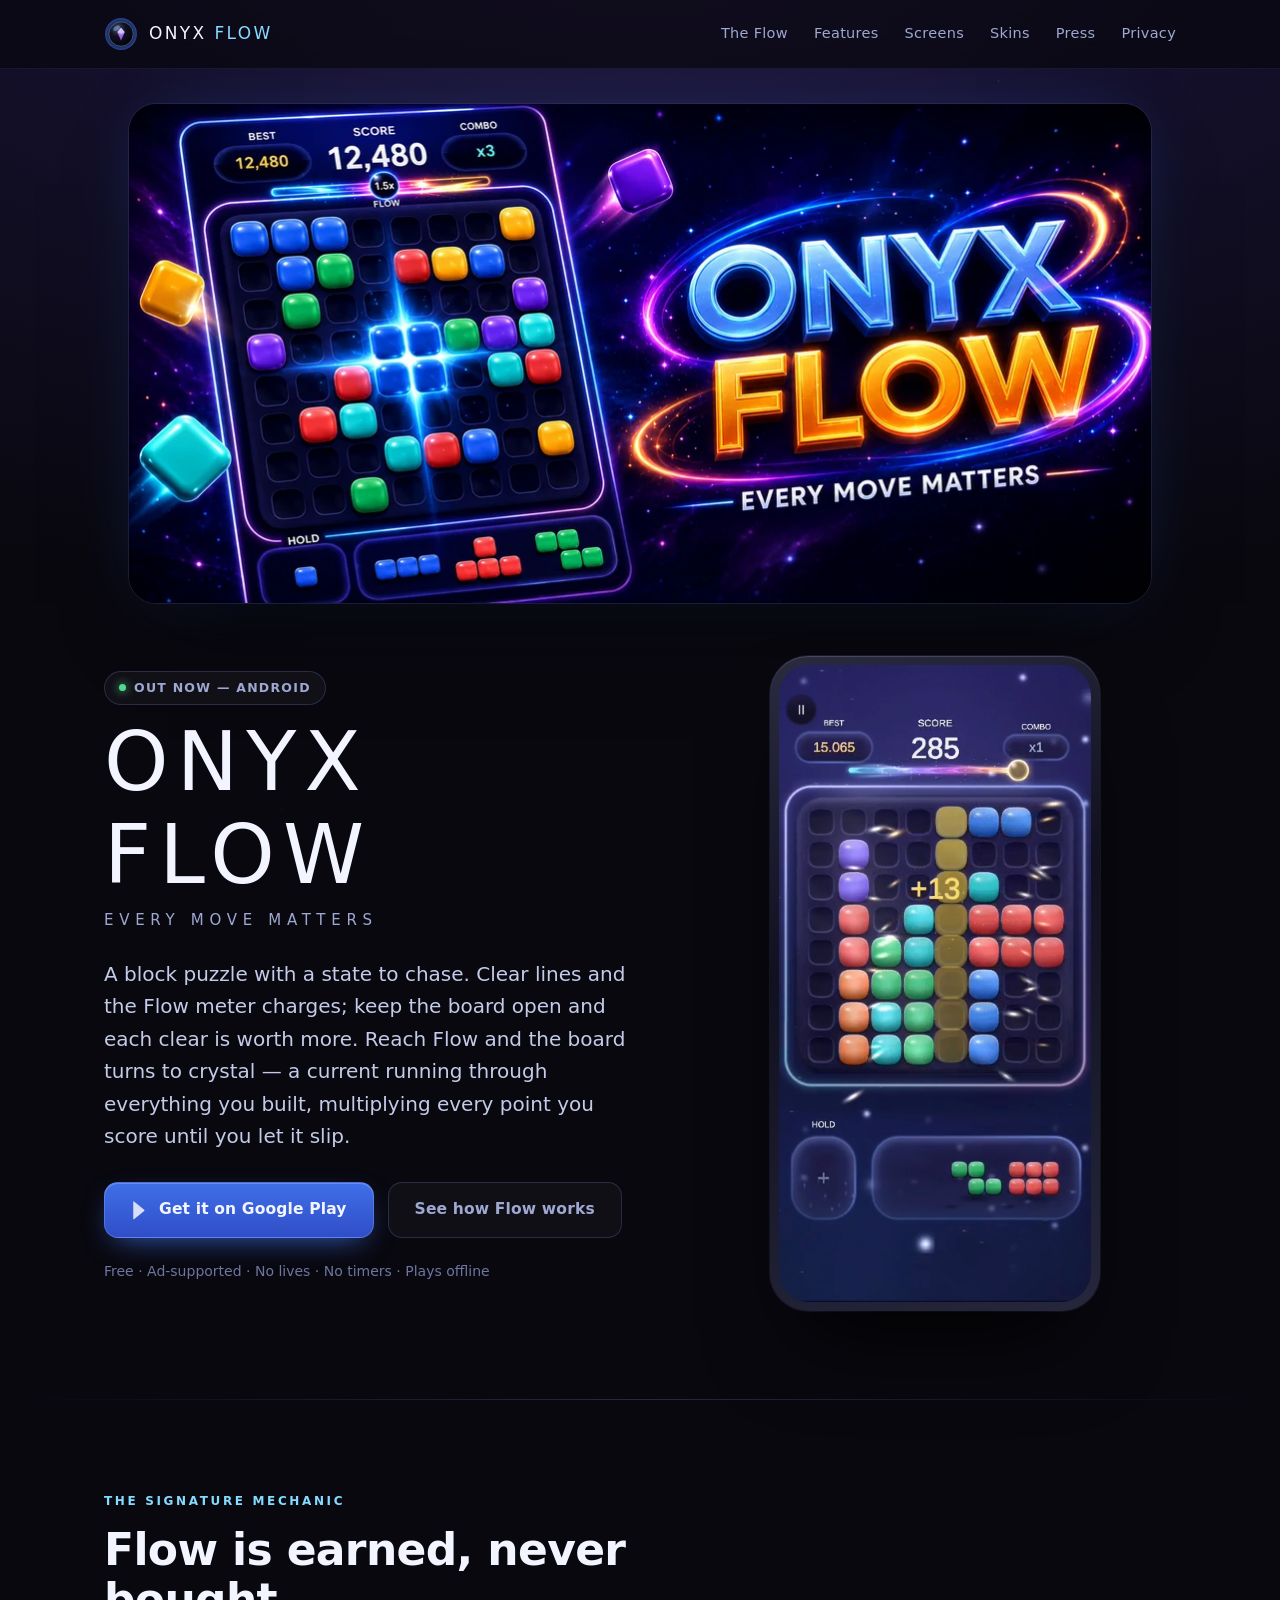
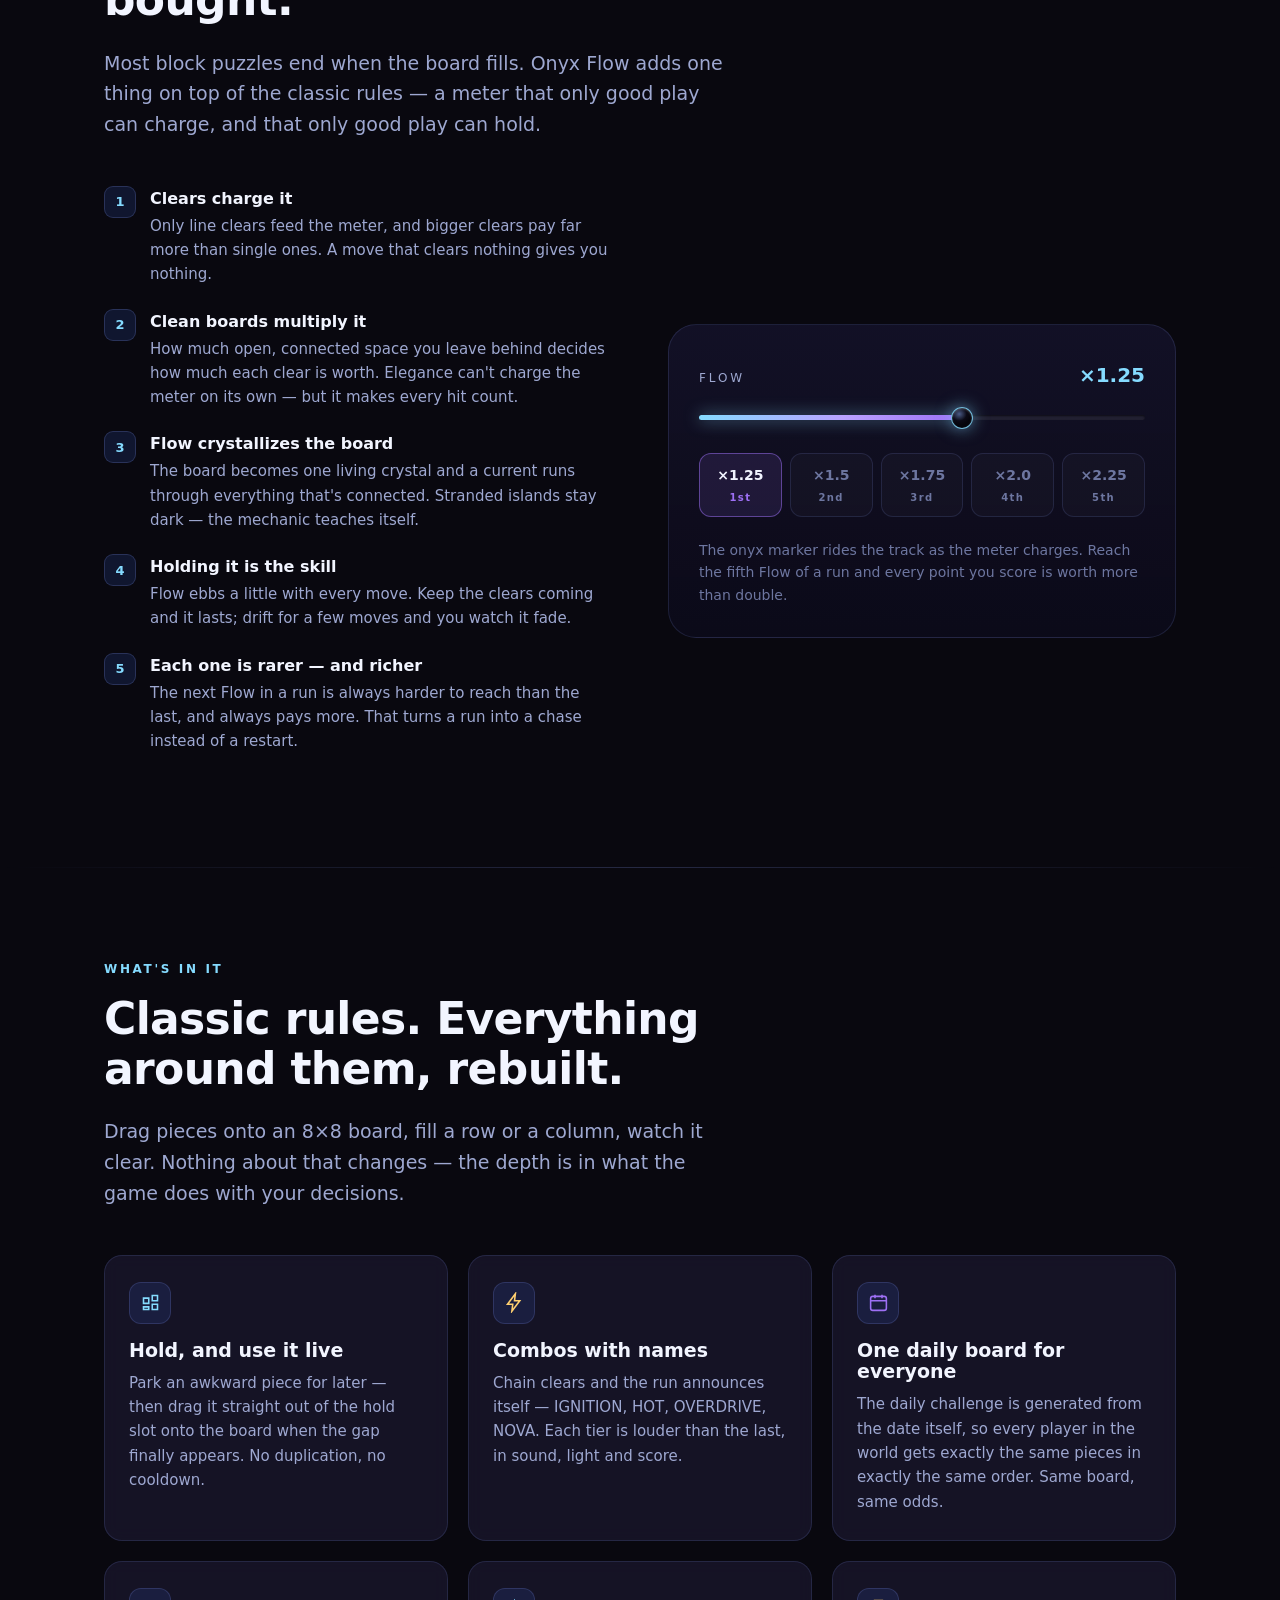
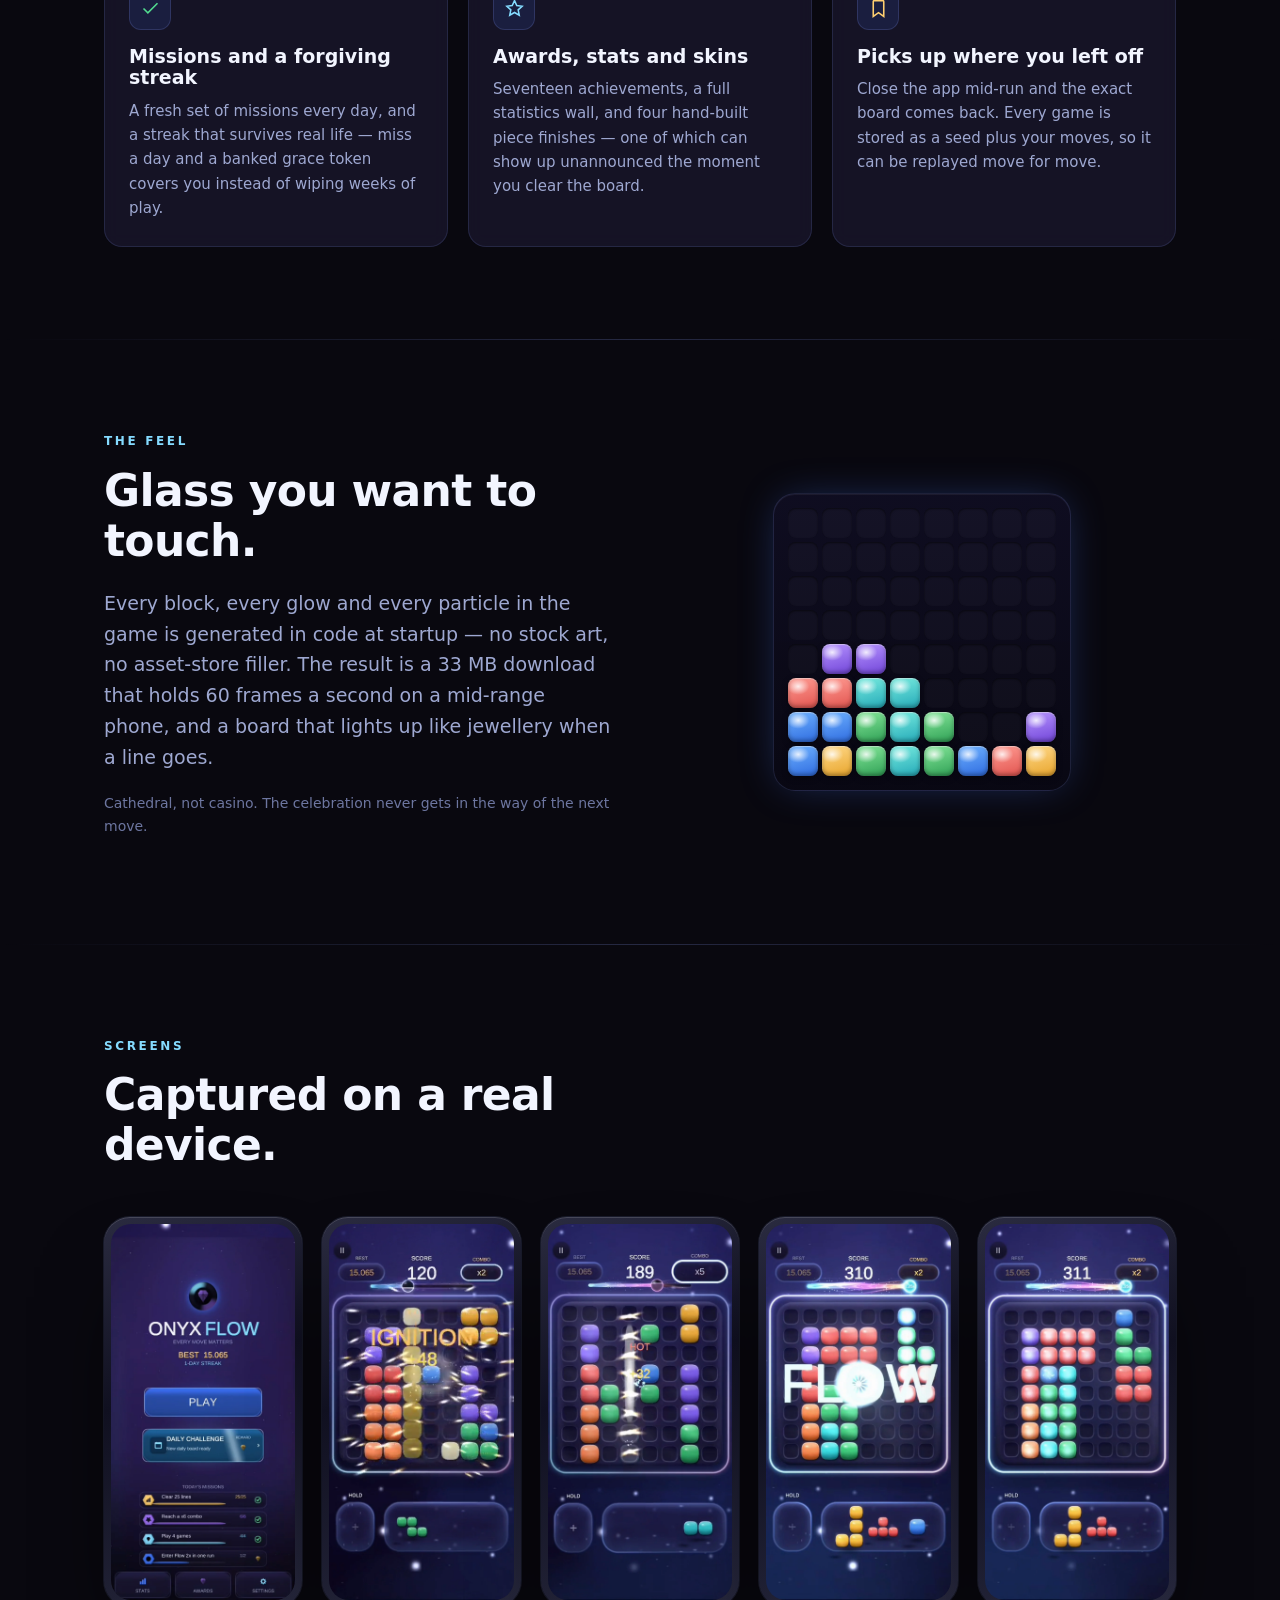
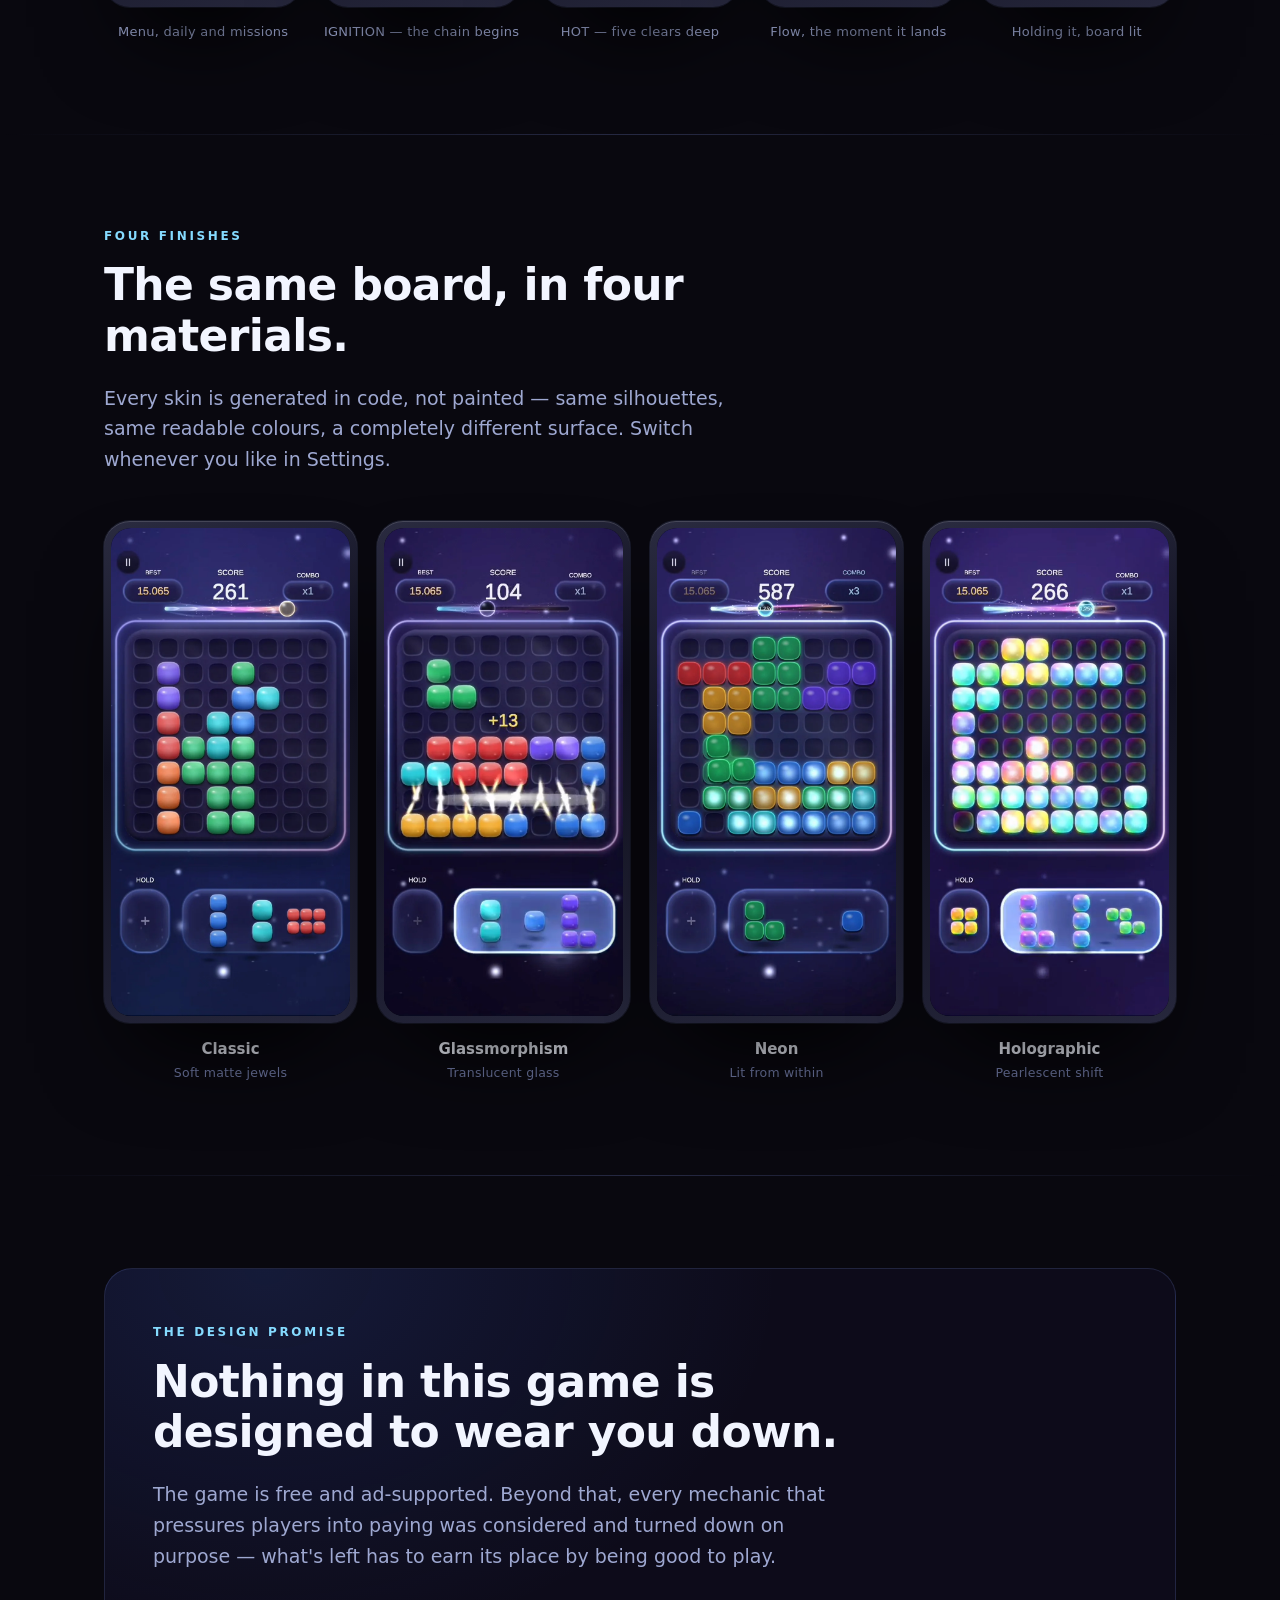
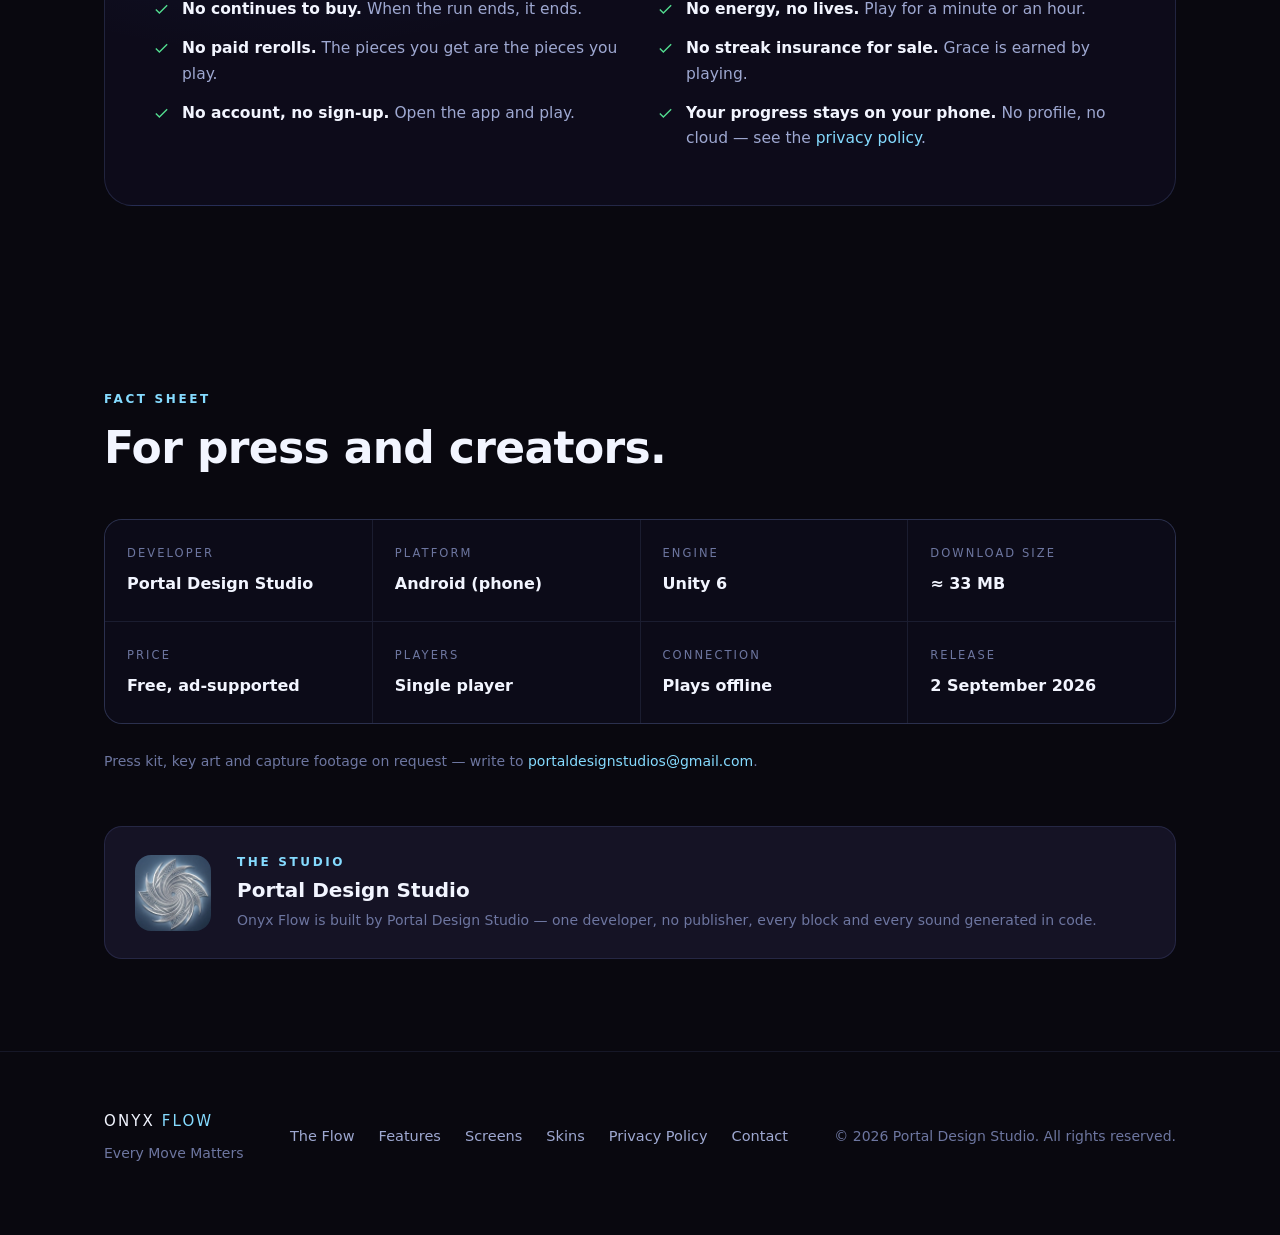
<file: index.html>
<!DOCTYPE html>
<html lang="en">
<head>
<meta charset="utf-8">
<meta name="viewport" content="width=device-width, initial-scale=1">
<title>Onyx Flow — Every Move Matters</title>
<meta name="description" content="A premium block puzzle for Android. Clear lines to charge the Flow meter, hold it with clean play, and every point you score is multiplied. No timers, no lives, no paywalls.">
<meta name="theme-color" content="#09080f">
<link rel="icon" href="favicon.svg" type="image/svg+xml">
<link rel="stylesheet" href="styles.css">

<meta property="og:type" content="website">
<meta property="og:title" content="Onyx Flow — Every Move Matters">
<meta property="og:description" content="A premium block puzzle for Android. Clear lines to charge the Flow meter, hold it with clean play, and every point you score is multiplied.">
<meta property="og:image" content="assets/og.png">
<meta name="twitter:card" content="summary_large_image">
</head>
<body>
<div class="backdrop"></div>

<header>
  <div class="wrap nav">
    <a class="brand" href="#top">
      <svg class="mark" viewBox="0 0 64 64" aria-hidden="true">
        <defs>
          <radialGradient id="hl" cx="50%" cy="50%" r="50%">
            <stop offset="55%" stop-color="#4275f5" stop-opacity="0"/>
            <stop offset="100%" stop-color="#4275f5" stop-opacity=".55"/>
          </radialGradient>
          <radialGradient id="orb" cx="36%" cy="28%" r="72%">
            <stop offset="0%" stop-color="#3d4e78"/>
            <stop offset="45%" stop-color="#12101f"/>
            <stop offset="100%" stop-color="#05040c"/>
          </radialGradient>
          <linearGradient id="cry" x1="0" y1="0" x2="0" y2="1">
            <stop offset="0%" stop-color="#d3b6ff"/>
            <stop offset="100%" stop-color="#7a45d6"/>
          </linearGradient>
        </defs>
        <circle cx="32" cy="32" r="30" fill="url(#hl)"/>
        <circle cx="32" cy="32" r="23" fill="url(#orb)"/>
        <circle cx="32" cy="32" r="23" fill="none" stroke="#85dbff" stroke-opacity=".55" stroke-width="1.2"/>
        <path d="M32 20 l7 8 -7 16 -7 -16 z" fill="url(#cry)"/>
        <path d="M32 20 l7 8 -7 4 -7 -4 z" fill="#e6d6ff" fill-opacity=".65"/>
        <ellipse cx="24" cy="21" rx="7" ry="4" fill="#bfe4ff" fill-opacity=".35" transform="rotate(-32 24 21)"/>
      </svg>
      <span class="wordmark"><b>ONYX</b> <i>FLOW</i></span>
    </a>
    <nav>
      <a href="#flow" class="hide-xs">The Flow</a>
      <a href="#features" class="hide-sm">Features</a>
      <a href="#screens">Screens</a>
      <a href="#skins" class="hide-sm">Skins</a>
      <a href="#press" class="hide-sm">Press</a>
      <a href="privacy.html">Privacy</a>
    </nav>
  </div>
</header>

<main id="top">

  <div class="wrap keyart-top">
    <img src="assets/key-art.webp"
         alt="Onyx Flow — the board mid-combo beside the Onyx Flow logo and the line Every Move Matters."
         width="1024" height="500" fetchpriority="high">
  </div>

  <!-- ================= HERO ================= -->
  <section class="hero">
    <div class="wrap hero-grid">
      <div>
        <span class="pill"><span class="dot"></span> Out now — Android</span>
        <h1>ONYX FLOW</h1>
        <p class="tagline">Every Move Matters</p>
        <p class="lede">
          A block puzzle with a state to chase. Clear lines and the Flow meter charges;
          keep the board open and each clear is worth more. Reach Flow and the board turns to
          crystal — a current running through everything you built, multiplying every point
          you score until you let it slip.
        </p>
        <div class="hero-cta">
          <a class="btn" href="https://play.google.com/store/apps/details?id=com.portaldesignstudio.onyxflow">
            <svg width="18" height="20" viewBox="0 0 24 26" aria-hidden="true"><path fill="currentColor" d="M3 1.4v23.2c0 .6.5 1 1 .7l13.6-11.1c.5-.4.5-1.1 0-1.5L4 1.6c-.4-.3-1 0-1 .8Z" opacity=".85"/></svg>
            Get it on Google Play
          </a>

          <a class="btn ghost" href="#flow">See how Flow works</a>
        </div>
        <p class="small" style="margin-top:22px">
          Free · Ad-supported · No lives · No timers · Plays offline
        </p>
      </div>

      <div class="phone hero-phone">
        <div class="screen">
          <video src="assets/hero-loop.mp4" poster="assets/hero-poster.webp"
                 autoplay muted loop playsinline preload="metadata"
                 aria-label="Gameplay: a combo clears a line, the Flow meter fills and the board crystallizes."></video>
        </div>
      </div>
    </div>
  </section>

  <hr class="rule">

  <!-- ================= FLOW ================= -->
  <section id="flow">
    <div class="wrap">
      <div class="section-head reveal">
        <p class="eyebrow">The signature mechanic</p>
        <h2>Flow is earned, never bought.</h2>
        <p class="lede">
          Most block puzzles end when the board fills. Onyx Flow adds one thing on top of the
          classic rules — a meter that only good play can charge, and that only good play can hold.
        </p>
      </div>

      <div class="flow-grid">
        <ol class="steps reveal">
          <li>
            <strong>Clears charge it</strong>
            <p>Only line clears feed the meter, and bigger clears pay far more than
               single ones. A move that clears nothing gives you nothing.</p>
          </li>
          <li>
            <strong>Clean boards multiply it</strong>
            <p>How much open, connected space you leave behind decides how much each clear
               is worth. Elegance can't charge the meter on its own — but it makes every hit count.</p>
          </li>
          <li>
            <strong>Flow crystallizes the board</strong>
            <p>The board becomes one living crystal and a current runs through everything
               that's connected. Stranded islands stay dark — the mechanic teaches itself.</p>
          </li>
          <li>
            <strong>Holding it is the skill</strong>
            <p>Flow ebbs a little with every move. Keep the clears coming and it lasts;
               drift for a few moves and you watch it fade.</p>
          </li>
          <li>
            <strong>Each one is rarer — and richer</strong>
            <p>The next Flow in a run is always harder to reach than the last, and always
               pays more. That turns a run into a chase instead of a restart.</p>
          </li>
        </ol>

        <div class="meter-mock reveal">
          <div class="meter-label"><span>Flow</span><span class="x" id="mult">×1.25</span></div>
          <div class="meter">
            <div class="track"></div>
            <div class="fill" id="fill"></div>
            <div class="orb" id="flowOrb"></div>
          </div>
          <div class="ladder" id="ladder">
            <div class="rung on">×1.25<span>1st</span></div>
            <div class="rung">×1.5<span>2nd</span></div>
            <div class="rung">×1.75<span>3rd</span></div>
            <div class="rung">×2.0<span>4th</span></div>
            <div class="rung">×2.25<span>5th</span></div>
          </div>
          <p class="small" style="margin:22px 0 0">
            The onyx marker rides the track as the meter charges. Reach the fifth Flow of a run
            and every point you score is worth more than double.
          </p>
        </div>
      </div>
    </div>
  </section>

  <hr class="rule">

  <!-- ================= FEATURES ================= -->
  <section id="features">
    <div class="wrap">
      <div class="section-head reveal">
        <p class="eyebrow">What's in it</p>
        <h2>Classic rules. Everything around them, rebuilt.</h2>
        <p class="lede">
          Drag pieces onto an 8×8 board, fill a row or a column, watch it clear. Nothing about
          that changes — the depth is in what the game does with your decisions.
        </p>
      </div>

      <div class="grid cols-3">
        <div class="card reveal">
          <div class="ico"><svg viewBox="0 0 24 24" fill="none" stroke="#85dbff" stroke-width="1.8"><path d="M4 7h6v6H4zM14 4h6v6h-6zM14 14h6v6h-6zM4 17h6v3H4z"/></svg></div>
          <h3>Hold, and use it live</h3>
          <p>Park an awkward piece for later — then drag it straight out of the hold slot onto
             the board when the gap finally appears. No duplication, no cooldown.</p>
        </div>
        <div class="card reveal">
          <div class="ico"><svg viewBox="0 0 24 24" fill="none" stroke="#ffcf70" stroke-width="1.8"><path d="M13 2 4 14h6l-1 8 9-12h-6z"/></svg></div>
          <h3>Combos with names</h3>
          <p>Chain clears and the run announces itself — IGNITION, HOT, OVERDRIVE, NOVA.
             Each tier is louder than the last, in sound, light and score.</p>
        </div>
        <div class="card reveal">
          <div class="ico"><svg viewBox="0 0 24 24" fill="none" stroke="#9e70f5" stroke-width="1.8"><rect x="3" y="5" width="18" height="16" rx="2.5"/><path d="M3 10h18M8 3v4M16 3v4"/></svg></div>
          <h3>One daily board for everyone</h3>
          <p>The daily challenge is generated from the date itself, so every player in the
             world gets exactly the same pieces in exactly the same order. Same board, same odds.</p>
        </div>
        <div class="card reveal">
          <div class="ico"><svg viewBox="0 0 24 24" fill="none" stroke="#52db8f" stroke-width="1.8"><path d="M4 12l5 5L20 6"/></svg></div>
          <h3>Missions and a forgiving streak</h3>
          <p>A fresh set of missions every day, and a streak that survives real life — miss a
             day and a banked grace token covers you instead of wiping weeks of play.</p>
        </div>
        <div class="card reveal">
          <div class="ico"><svg viewBox="0 0 24 24" fill="none" stroke="#85dbff" stroke-width="1.8"><path d="M12 3l2.6 5.6 6.1.8-4.5 4.2 1.2 6-5.4-3-5.4 3 1.2-6L3.3 9.4l6.1-.8z"/></svg></div>
          <h3>Awards, stats and skins</h3>
          <p>Seventeen achievements, a full statistics wall, and four hand-built piece finishes —
             one of which can show up unannounced the moment you clear the board.</p>
        </div>
        <div class="card reveal">
          <div class="ico"><svg viewBox="0 0 24 24" fill="none" stroke="#ffcf70" stroke-width="1.8"><path d="M7 3h10a1 1 0 0 1 1 1v17l-6-4.2L6 21V4a1 1 0 0 1 1-1z"/></svg></div>
          <h3>Picks up where you left off</h3>
          <p>Close the app mid-run and the exact board comes back. Every game is stored as a
             seed plus your moves, so it can be replayed move for move.</p>
        </div>
      </div>
    </div>
  </section>

  <hr class="rule">

  <!-- ================= BOARD MOCKUP ================= -->
  <section>
    <div class="wrap flow-grid">
      <div class="reveal">
        <p class="eyebrow">The feel</p>
        <h2>Glass you want to touch.</h2>
        <p class="lede">
          Every block, every glow and every particle in the game is generated in code at
          startup — no stock art, no asset-store filler. The result is a 33 MB download that
          holds 60 frames a second on a mid-range phone, and a board that lights up like
          jewellery when a line goes.
        </p>
        <p class="small" style="margin-top:20px">Cathedral, not casino. The celebration never gets in the way of the next move.</p>
      </div>
      <div class="reveal" style="display:grid;place-items:center">
        <div class="board-mock" id="board" aria-hidden="true"></div>
      </div>
    </div>
  </section>

  <hr class="rule">

  <!-- ================= SCREENS ================= -->
  <section id="screens">
    <div class="wrap">
      <div class="section-head reveal">
        <p class="eyebrow">Screens</p>
        <h2>Captured on a real device.</h2>
      </div>
      <div class="gallery reveal">
        <figure>
          <div class="phone"><div class="screen"><img src="assets/shot-menu.webp" alt="The Onyx Flow main menu: best score, streak, daily challenge and today's missions." loading="lazy" width="784" height="1600"></div></div>
          <figcaption>Menu, daily and missions</figcaption>
        </figure>
        <figure>
          <div class="phone"><div class="screen"><img src="assets/shot-ignition.webp" alt="A row clearing in gold with the IGNITION combo callout on screen." loading="lazy" width="784" height="1600"></div></div>
          <figcaption>IGNITION — the chain begins</figcaption>
        </figure>
        <figure>
          <div class="phone"><div class="screen"><img src="assets/shot-hot.webp" alt="A column igniting white at combo five, with the HOT callout." loading="lazy" width="784" height="1600"></div></div>
          <figcaption>HOT — five clears deep</figcaption>
        </figure>
        <figure>
          <div class="phone"><div class="screen"><img src="assets/shot-flow.webp" alt="Flow activating: the board crystallizes and the word FLOW floods the screen." loading="lazy" width="784" height="1600"></div></div>
          <figcaption>Flow, the moment it lands</figcaption>
        </figure>
        <figure>
          <div class="phone"><div class="screen"><img src="assets/shot-crystal.webp" alt="The board mid-Flow, lit from within, with the onyx marker far along the Flow track." loading="lazy" width="784" height="1600"></div></div>
          <figcaption>Holding it, board lit</figcaption>
        </figure>
      </div>
    </div>
  </section>

  <hr class="rule">

  <!-- ================= SKINS ================= -->
  <section id="skins">
    <div class="wrap">
      <div class="section-head reveal">
        <p class="eyebrow">Four finishes</p>
        <h2>The same board, in four materials.</h2>
        <p class="lede">
          Every skin is generated in code, not painted — same silhouettes, same readable
          colours, a completely different surface. Switch whenever you like in Settings.
        </p>
      </div>
      <div class="gallery skins reveal">
        <figure>
          <div class="phone"><div class="screen"><img src="assets/skin-1.webp" alt="The board rendered in the Classic skin: soft, matte jewel blocks." loading="lazy" width="784" height="1600"></div></div>
          <figcaption><b>Classic</b><span>Soft matte jewels</span></figcaption>
        </figure>
        <figure>
          <div class="phone"><div class="screen"><img src="assets/skin-2.webp" alt="The board rendered in the Glassmorphism skin: translucent glass blocks." loading="lazy" width="784" height="1600"></div></div>
          <figcaption><b>Glassmorphism</b><span>Translucent glass</span></figcaption>
        </figure>
        <figure>
          <div class="phone"><div class="screen"><img src="assets/skin-3.webp" alt="The board rendered in the Neon skin: blocks lit from within." loading="lazy" width="784" height="1600"></div></div>
          <figcaption><b>Neon</b><span>Lit from within</span></figcaption>
        </figure>
        <figure>
          <div class="phone"><div class="screen"><img src="assets/skin-4.webp" alt="The board rendered in the Holographic skin: pearlescent, colour-shifting blocks." loading="lazy" width="784" height="1600"></div></div>
          <figcaption><b>Holographic</b><span>Pearlescent shift</span></figcaption>
        </figure>
      </div>
    </div>
  </section>

  <hr class="rule">

  <!-- ================= PROMISE ================= -->
  <section>
    <div class="wrap">
      <div class="promise reveal">
        <p class="eyebrow">The design promise</p>
        <h2 style="max-width:26ch">Nothing in this game is designed to wear you down.</h2>
        <p class="lede" style="margin-top:18px">
          The game is free and ad-supported. Beyond that, every mechanic that pressures players
          into paying was considered and turned down on purpose — what's left has to earn its
          place by being good to play.
        </p>
        <ul class="promise-list">
          <li><svg viewBox="0 0 24 24" fill="none" stroke="#52db8f" stroke-width="2"><path d="M4 12l5 5L20 6"/></svg><span><b>No continues to buy.</b> When the run ends, it ends.</span></li>
          <li><svg viewBox="0 0 24 24" fill="none" stroke="#52db8f" stroke-width="2"><path d="M4 12l5 5L20 6"/></svg><span><b>No energy, no lives.</b> Play for a minute or an hour.</span></li>
          <li><svg viewBox="0 0 24 24" fill="none" stroke="#52db8f" stroke-width="2"><path d="M4 12l5 5L20 6"/></svg><span><b>No paid rerolls.</b> The pieces you get are the pieces you play.</span></li>
          <li><svg viewBox="0 0 24 24" fill="none" stroke="#52db8f" stroke-width="2"><path d="M4 12l5 5L20 6"/></svg><span><b>No streak insurance for sale.</b> Grace is earned by playing.</span></li>
          <li><svg viewBox="0 0 24 24" fill="none" stroke="#52db8f" stroke-width="2"><path d="M4 12l5 5L20 6"/></svg><span><b>No account, no sign-up.</b> Open the app and play.</span></li>
          <li><svg viewBox="0 0 24 24" fill="none" stroke="#52db8f" stroke-width="2"><path d="M4 12l5 5L20 6"/></svg><span><b>Your progress stays on your phone.</b> No profile, no cloud — see the <a href="privacy.html">privacy policy</a>.</span></li>
        </ul>
      </div>
    </div>
  </section>

  <!-- ================= PRESS ================= -->
  <section id="press">
    <div class="wrap">
      <div class="section-head reveal">
        <p class="eyebrow">Fact sheet</p>
        <h2>For press and creators.</h2>
      </div>
      <dl class="facts reveal">
        <div><dt>Developer</dt><dd>Portal Design Studio</dd></div>
        <div><dt>Platform</dt><dd>Android (phone)</dd></div>
        <div><dt>Engine</dt><dd>Unity 6</dd></div>
        <div><dt>Download size</dt><dd>≈ 33 MB</dd></div>
        <div><dt>Price</dt><dd>Free, ad-supported</dd></div>
        <div><dt>Players</dt><dd>Single player</dd></div>
        <div><dt>Connection</dt><dd>Plays offline</dd></div>
        <div><dt>Release</dt><dd>2 September 2026</dd></div>
      </dl>
      <p class="small" style="margin-top:26px">
        Press kit, key art and capture footage on request — write to
        <a href="mailto:portaldesignstudios@gmail.com">portaldesignstudios@gmail.com</a>.
      </p>

      <div class="studio reveal">
        <img src="assets/studio-emblem.webp" alt="Portal Design Studio" width="320" height="320" loading="lazy">
        <div>
          <p class="eyebrow" style="margin-bottom:6px">The studio</p>
          <h3 style="margin-bottom:8px">Portal Design Studio</h3>
          <p class="small" style="margin:0">
            Onyx Flow is built by Portal Design Studio — one developer, no publisher,
            every block and every sound generated in code.
          </p>
        </div>
      </div>
    </div>
  </section>

</main>

<footer>
  <div class="wrap foot">
    <div>
      <span class="wordmark" style="font-size:15px"><b>ONYX</b> <i>FLOW</i></span>
      <p class="small" style="margin:8px 0 0">Every Move Matters</p>
    </div>
    <div class="links">
      <a href="#flow">The Flow</a>
      <a href="#features">Features</a>
      <a href="#screens">Screens</a>
      <a href="#skins">Skins</a>
      <a href="privacy.html">Privacy Policy</a>
      <a href="mailto:portaldesignstudios@gmail.com">Contact</a>
    </div>
    <p class="small" style="margin:0">© <span id="yr">2026</span> Portal Design Studio. All rights reserved.</p>
  </div>
</footer>

<script>
(function () {
  var reduced = window.matchMedia('(prefers-reduced-motion: reduce)').matches;
  document.getElementById('yr').textContent = new Date().getFullYear();

  /* ---- scroll reveal ---- */
  var items = document.querySelectorAll('.reveal');
  if ('IntersectionObserver' in window && !reduced) {
    var io = new IntersectionObserver(function (entries) {
      entries.forEach(function (e) {
        if (e.isIntersecting) { e.target.classList.add('in'); io.unobserve(e.target); }
      });
    }, { rootMargin: '0px 0px -12% 0px' });
    items.forEach(function (el) { io.observe(el); });
  } else {
    items.forEach(function (el) { el.classList.add('in'); });
  }

  /* ---- flow meter demo: charge, hold, drop, climb the ladder ---- */
  var fill = document.getElementById('fill');
  var orb = document.getElementById('flowOrb');
  var mult = document.getElementById('mult');
  var rungs = document.querySelectorAll('#ladder .rung');
  var labels = ['×1.25', '×1.5', '×1.75', '×2.0', '×2.25'];
  var step = 0, running = false;

  /* the marker rides the track with the charge, as it does in the game */
  function charge(pct) {
    fill.style.width = pct + '%';
    orb.style.left = pct + '%';
  }

  function cycle() {
    if (reduced) { charge(100); return; }
    charge(18 + Math.random() * 14);
    setTimeout(function () { charge(52 + Math.random() * 12); }, 1200);
    setTimeout(function () { charge(100); }, 2500);
    setTimeout(function () {
      rungs.forEach(function (r, i) { r.classList.toggle('on', i === step); });
      mult.textContent = labels[step];
      step = (step + 1) % labels.length;
    }, 3600);
    setTimeout(function () { charge(0); }, 5200);
    setTimeout(cycle, 6600);
  }

  var meter = document.querySelector('.meter-mock');
  if (meter && 'IntersectionObserver' in window) {
    new IntersectionObserver(function (e) {
      if (e[0].isIntersecting && !running) { running = true; cycle(); }
    }, { threshold: .3 }).observe(meter);
  } else { cycle(); }

  /* ---- board mockup: fills a row, ignites it, clears it ---- */
  var board = document.getElementById('board');
  if (board) {
    var COLS = 8, ROWS = 8, hues = ['c-blue', 'c-cyan', 'c-green', 'c-coral', 'c-gold', 'c-violet'];
    var cells = [];
    for (var i = 0; i < COLS * ROWS; i++) {
      var d = document.createElement('div');
      d.className = 'cell';
      board.appendChild(d);
      cells.push(d);
    }

    function paint(i, hue) { cells[i].className = 'cell f ' + hue; }
    function clearCell(i) { cells[i].className = 'cell'; }

    /* a hand-placed opening so the mock always reads like a real board */
    var seed = [
      [40, 3], [41, 3], [48, 0], [49, 0], [50, 2], [56, 0], [57, 4], [58, 2], [59, 1],
      [33, 5], [34, 5], [42, 1], [43, 1], [51, 1], [52, 2], [60, 2], [61, 0], [62, 3]
    ];
    seed.forEach(function (s) { paint(s[0], hues[s[1]]); });

    if (!reduced) {
      var row = 7, order = [63, 55, 47, 39, 38, 46, 54, 53, 45, 44, 37, 36, 35, 32];
      var t = 0;

      function loop() {
        /* fill the last gaps of the bottom row */
        [63, 55].forEach(function (i, n) {
          setTimeout(function () { paint(i, hues[(n + 4) % hues.length]); }, 400 + n * 420);
        });
        /* ignite the row */
        setTimeout(function () {
          for (var c = 0; c < COLS; c++) cells[row * COLS + c].classList.add('hot');
        }, 1500);
        /* clear it */
        setTimeout(function () {
          for (var c = 0; c < COLS; c++) clearCell(row * COLS + c);
        }, 1900);
        /* rebuild the row for the next pass */
        setTimeout(function () {
          [[56, 0], [57, 4], [58, 2], [59, 1], [60, 2], [61, 0], [62, 3]].forEach(function (s) {
            paint(s[0], hues[s[1]]);
          });
        }, 3200);
        setTimeout(loop, 5200);
      }

      if ('IntersectionObserver' in window) {
        var started = false;
        new IntersectionObserver(function (e) {
          if (e[0].isIntersecting && !started) { started = true; loop(); }
        }, { threshold: .35 }).observe(board);
      } else { loop(); }
    }
  }
})();
</script>
</body>
</html>
</file>
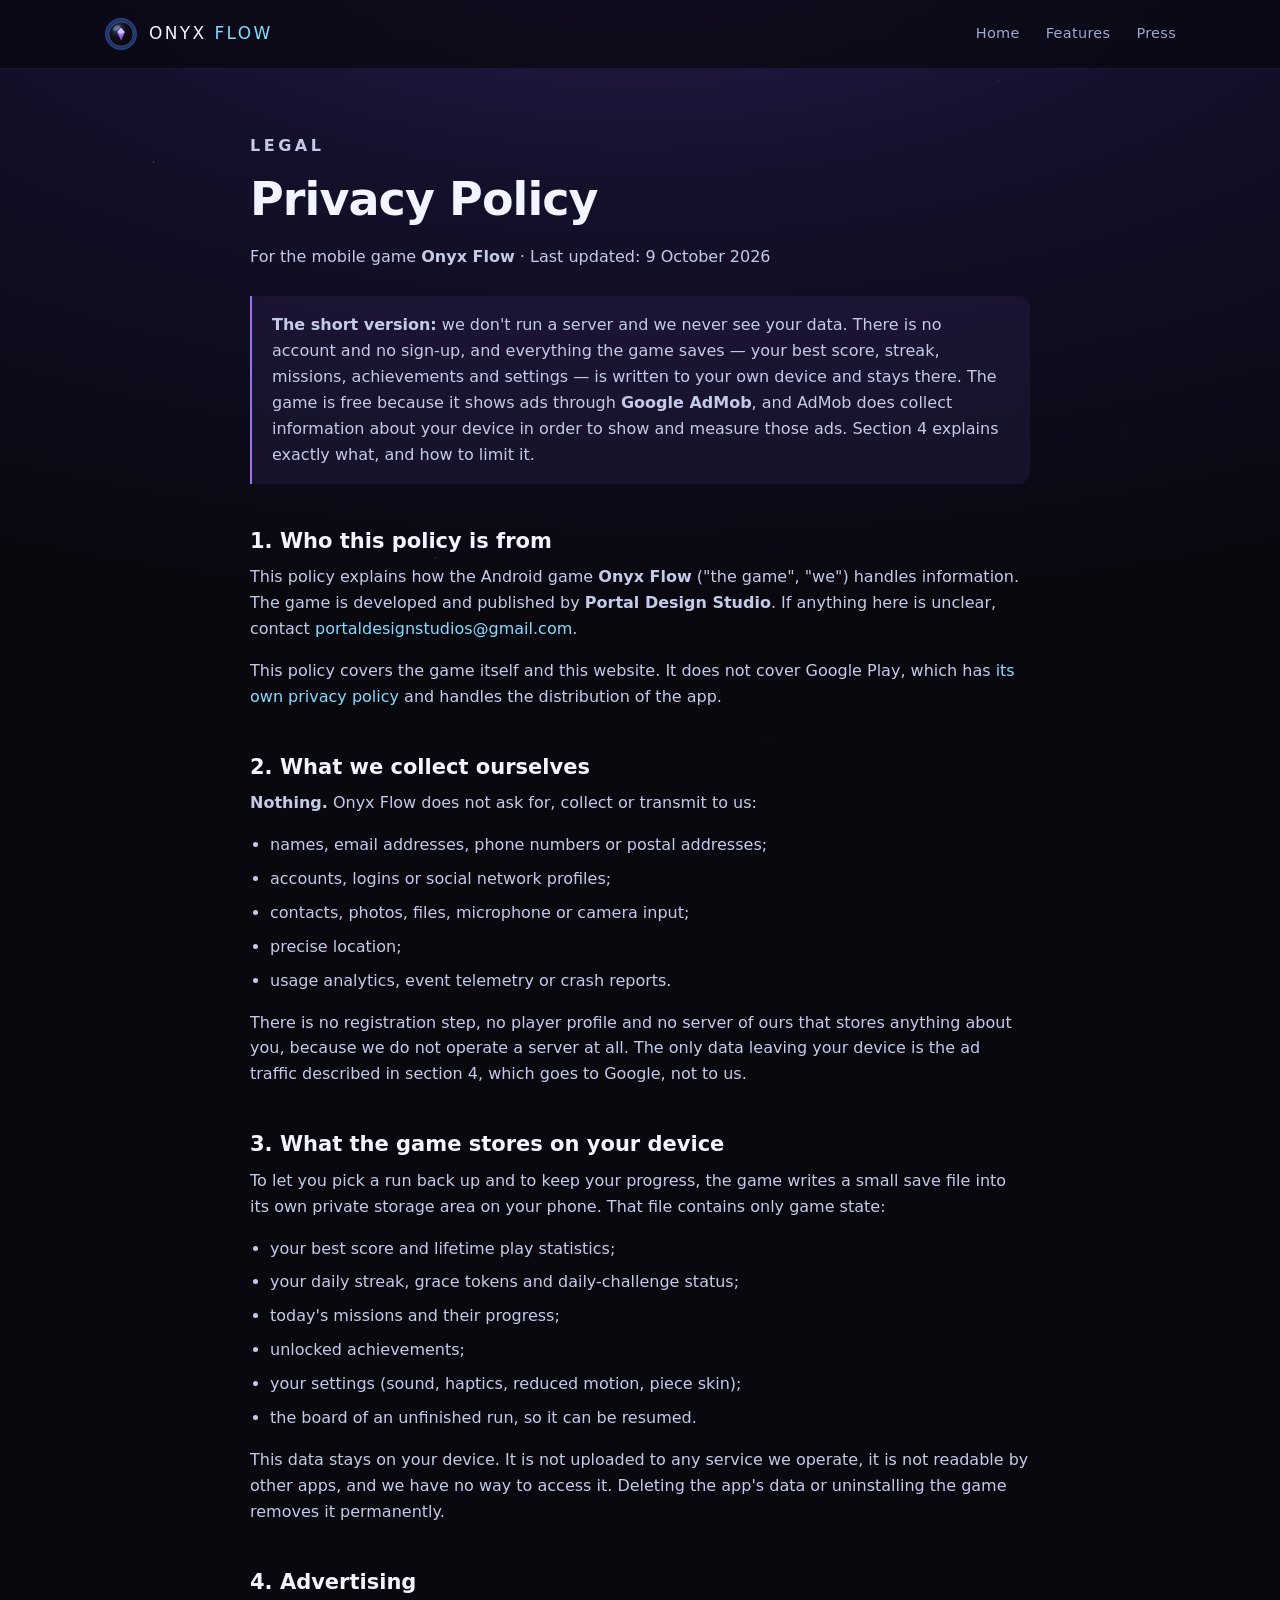
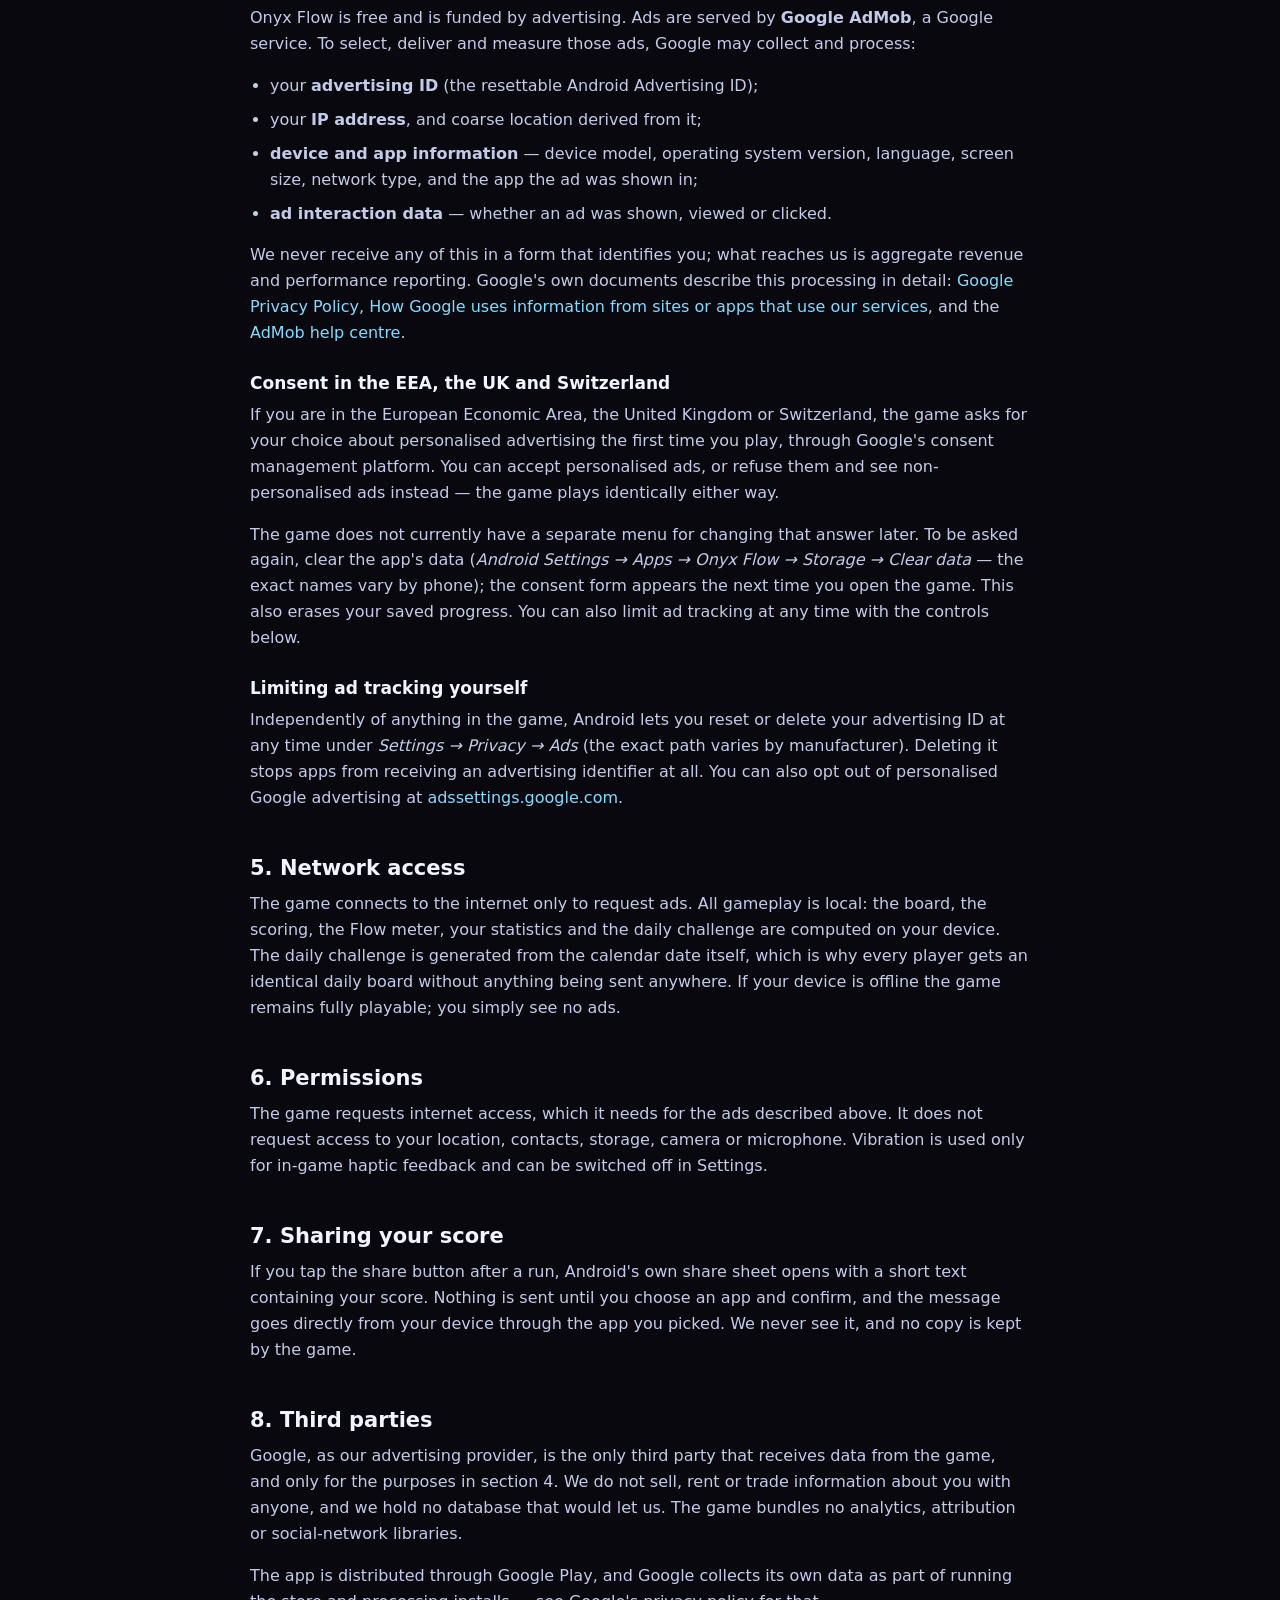
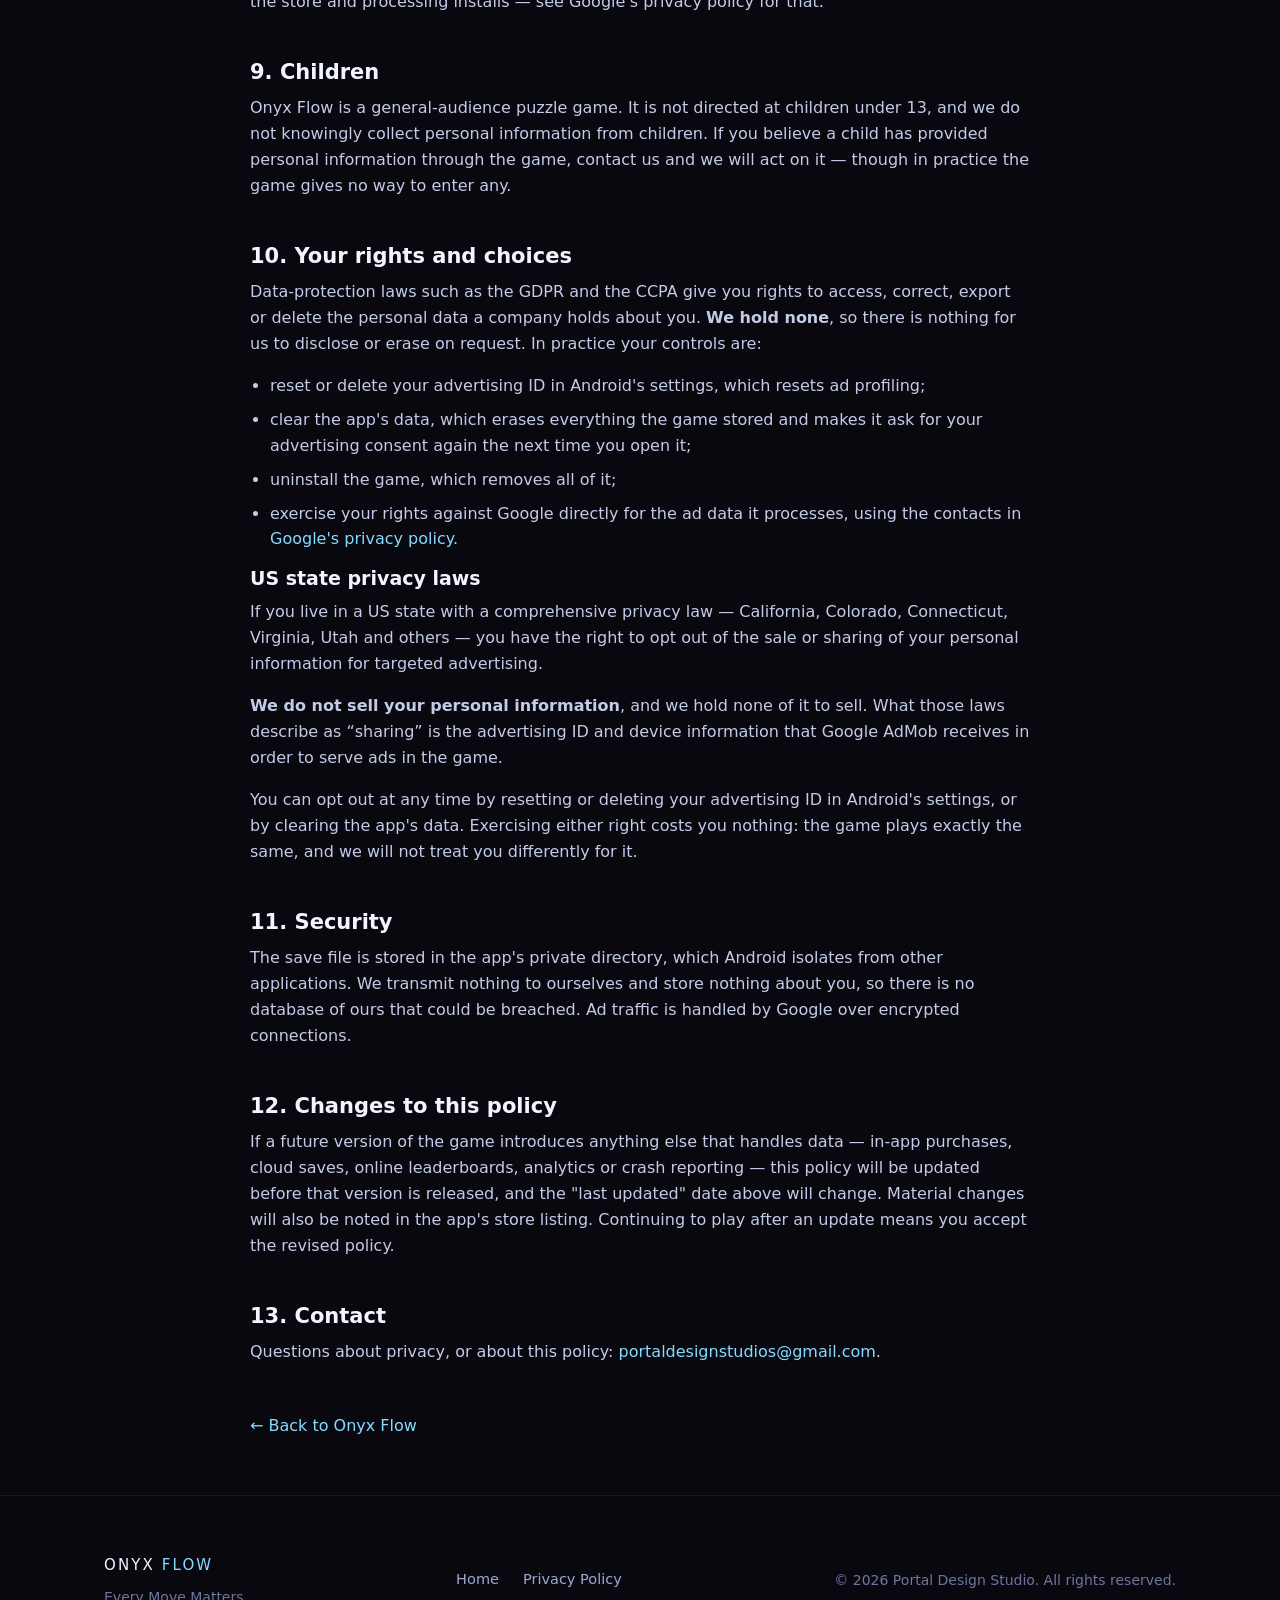
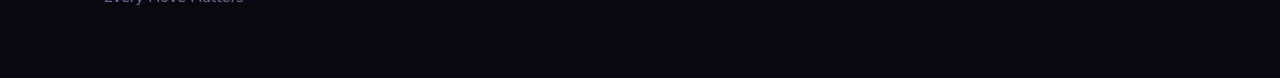
<file: privacy.html>
<!DOCTYPE html>
<!--
  ============================================================================
  This policy is written for a build that SHOWS GOOGLE ADMOB ADS and collects
  nothing else. It is accurate only while that stays true.

  Re-check it before every release if any of this changes:
    - ad network swapped or added (Unity Ads, AppLovin, ironSource, mediation)
    - in-app purchases, cloud saves, leaderboards, crash reporting, analytics
    - the Play "target audience" is set to include children (AdMob then has to
      run in child-directed / families mode and this page must say so)

  The Play Console Data Safety form must always match this page.
  Not legal advice — have it reviewed if you want certainty.
  ============================================================================
-->
<html lang="en">
<head>
<meta charset="utf-8">
<meta name="viewport" content="width=device-width, initial-scale=1">
<title>Privacy Policy — Onyx Flow</title>
<meta name="description" content="Privacy policy for the Onyx Flow mobile game by Portal Design Studio: what the game stores on your device, and what Google AdMob collects to show ads.">
<meta name="theme-color" content="#09080f">
<meta name="robots" content="index, follow">
<link rel="icon" href="favicon.svg" type="image/svg+xml">
<link rel="stylesheet" href="styles.css">
</head>
<body>
<div class="backdrop"></div>

<header>
  <div class="wrap nav">
    <a class="brand" href="index.html">
      <svg class="mark" viewBox="0 0 64 64" aria-hidden="true">
        <defs>
          <radialGradient id="hl" cx="50%" cy="50%" r="50%">
            <stop offset="55%" stop-color="#4275f5" stop-opacity="0"/>
            <stop offset="100%" stop-color="#4275f5" stop-opacity=".55"/>
          </radialGradient>
          <radialGradient id="orb" cx="36%" cy="28%" r="72%">
            <stop offset="0%" stop-color="#3d4e78"/>
            <stop offset="45%" stop-color="#12101f"/>
            <stop offset="100%" stop-color="#05040c"/>
          </radialGradient>
          <linearGradient id="cry" x1="0" y1="0" x2="0" y2="1">
            <stop offset="0%" stop-color="#d3b6ff"/>
            <stop offset="100%" stop-color="#7a45d6"/>
          </linearGradient>
        </defs>
        <circle cx="32" cy="32" r="30" fill="url(#hl)"/>
        <circle cx="32" cy="32" r="23" fill="url(#orb)"/>
        <circle cx="32" cy="32" r="23" fill="none" stroke="#85dbff" stroke-opacity=".55" stroke-width="1.2"/>
        <path d="M32 20 l7 8 -7 16 -7 -16 z" fill="url(#cry)"/>
        <path d="M32 20 l7 8 -7 4 -7 -4 z" fill="#e6d6ff" fill-opacity=".65"/>
        <ellipse cx="24" cy="21" rx="7" ry="4" fill="#bfe4ff" fill-opacity=".35" transform="rotate(-32 24 21)"/>
      </svg>
      <span class="wordmark"><b>ONYX</b> <i>FLOW</i></span>
    </a>
    <nav>
      <a href="index.html">Home</a>
      <a href="index.html#features" class="hide-sm">Features</a>
      <a href="index.html#press">Press</a>
    </nav>
  </div>
</header>

<main class="wrap legal">

  <p class="eyebrow">Legal</p>
  <h1>Privacy Policy</h1>
  <p class="muted" style="margin-top:-4px">For the mobile game <strong>Onyx Flow</strong> · Last updated: 9 October 2026</p>

  <div class="note">
    <p><strong>The short version:</strong> we don't run a server and we never see your data.
    There is no account and no sign-up, and everything the game saves — your best score,
    streak, missions, achievements and settings — is written to your own device and stays
    there. The game is free because it shows ads through <strong>Google AdMob</strong>, and
    AdMob does collect information about your device in order to show and measure those ads.
    Section 4 explains exactly what, and how to limit it.</p>
  </div>

  <h2>1. Who this policy is from</h2>
  <p>
    This policy explains how the Android game <strong>Onyx Flow</strong> ("the game", "we")
    handles information. The game is developed and published by
    <strong>Portal Design Studio</strong>. If anything here is unclear, contact
    <a href="mailto:portaldesignstudios@gmail.com">portaldesignstudios@gmail.com</a>.
  </p>
  <p>
    This policy covers the game itself and this website. It does not cover Google Play, which
    has <a href="https://policies.google.com/privacy" rel="noopener">its own privacy policy</a>
    and handles the distribution of the app.
  </p>

  <h2>2. What we collect ourselves</h2>
  <p><strong>Nothing.</strong> Onyx Flow does not ask for, collect or transmit to us:</p>
  <ul>
    <li>names, email addresses, phone numbers or postal addresses;</li>
    <li>accounts, logins or social network profiles;</li>
    <li>contacts, photos, files, microphone or camera input;</li>
    <li>precise location;</li>
    <li>usage analytics, event telemetry or crash reports.</li>
  </ul>
  <p>
    There is no registration step, no player profile and no server of ours that stores anything
    about you, because we do not operate a server at all. The only data leaving your device is
    the ad traffic described in section 4, which goes to Google, not to us.
  </p>

  <h2>3. What the game stores on your device</h2>
  <p>
    To let you pick a run back up and to keep your progress, the game writes a small save file
    into its own private storage area on your phone. That file contains only game state:
  </p>
  <ul>
    <li>your best score and lifetime play statistics;</li>
    <li>your daily streak, grace tokens and daily-challenge status;</li>
    <li>today's missions and their progress;</li>
    <li>unlocked achievements;</li>
    <li>your settings (sound, haptics, reduced motion, piece skin);</li>
    <li>the board of an unfinished run, so it can be resumed.</li>
  </ul>
  <p>
    This data stays on your device. It is not uploaded to any service we operate, it is not
    readable by other apps, and we have no way to access it. Deleting the app's data or
    uninstalling the game removes it permanently.
  </p>

  <h2>4. Advertising</h2>
  <p>
    Onyx Flow is free and is funded by advertising. Ads are served by
    <strong>Google AdMob</strong>, a Google service. To select, deliver and measure those ads,
    Google may collect and process:
  </p>
  <ul>
    <li>your <strong>advertising ID</strong> (the resettable Android Advertising ID);</li>
    <li>your <strong>IP address</strong>, and coarse location derived from it;</li>
    <li><strong>device and app information</strong> — device model, operating system version,
        language, screen size, network type, and the app the ad was shown in;</li>
    <li><strong>ad interaction data</strong> — whether an ad was shown, viewed or clicked.</li>
  </ul>
  <p>
    We never receive any of this in a form that identifies you; what reaches us is aggregate
    revenue and performance reporting. Google's own documents describe this processing in
    detail: <a href="https://policies.google.com/privacy" rel="noopener">Google Privacy
    Policy</a>, <a href="https://policies.google.com/technologies/partner-sites" rel="noopener">How
    Google uses information from sites or apps that use our services</a>, and the
    <a href="https://support.google.com/admob/answer/6128543" rel="noopener">AdMob help
    centre</a>.
  </p>

  <h3 style="font-size:17px;margin-top:28px">Consent in the EEA, the UK and Switzerland</h3>
  <p>
    If you are in the European Economic Area, the United Kingdom or Switzerland, the game asks
    for your choice about personalised advertising the first time you play, through Google's
    consent management platform. You can accept personalised ads, or refuse them and see
    non-personalised ads instead — the game plays identically either way.
  </p>
  <p>
    The game does not currently have a separate menu for changing that answer later. To be asked
    again, clear the app's data (<em>Android Settings → Apps → Onyx Flow → Storage → Clear
    data</em> — the exact names vary by phone); the consent form appears the next time you open
    the game. This also erases your saved progress. You can also limit ad tracking at any time
    with the controls below.
  </p>

  <h3 style="font-size:17px;margin-top:28px">Limiting ad tracking yourself</h3>
  <p>
    Independently of anything in the game, Android lets you reset or delete your advertising ID
    at any time under <em>Settings → Privacy → Ads</em> (the exact path varies by manufacturer).
    Deleting it stops apps from receiving an advertising identifier at all. You can also opt out
    of personalised Google advertising at
    <a href="https://adssettings.google.com" rel="noopener">adssettings.google.com</a>.
  </p>

  <h2>5. Network access</h2>
  <p>
    The game connects to the internet only to request ads. All gameplay is local: the board, the
    scoring, the Flow meter, your statistics and the daily challenge are computed on your device.
    The daily challenge is generated from the calendar date itself, which is why every player
    gets an identical daily board without anything being sent anywhere. If your device is
    offline the game remains fully playable; you simply see no ads.
  </p>

  <h2>6. Permissions</h2>
  <p>
    The game requests internet access, which it needs for the ads described above. It does not
    request access to your location, contacts, storage, camera or microphone. Vibration is used
    only for in-game haptic feedback and can be switched off in Settings.
  </p>

  <h2>7. Sharing your score</h2>
  <p>
    If you tap the share button after a run, Android's own share sheet opens with a short text
    containing your score. Nothing is sent until you choose an app and confirm, and the message
    goes directly from your device through the app you picked. We never see it, and no copy is
    kept by the game.
  </p>

  <h2>8. Third parties</h2>
  <p>
    Google, as our advertising provider, is the only third party that receives data from the
    game, and only for the purposes in section 4. We do not sell, rent or trade information
    about you with anyone, and we hold no database that would let us. The game bundles no
    analytics, attribution or social-network libraries.
  </p>
  <p>
    The app is distributed through Google Play, and Google collects its own data as part of
    running the store and processing installs — see Google's privacy policy for that.
  </p>

  <h2>9. Children</h2>
  <p>
    Onyx Flow is a general-audience puzzle game. It is not directed at children under 13, and we
    do not knowingly collect personal information from children. If you believe a child has
    provided personal information through the game, contact us and we will act on it — though in
    practice the game gives no way to enter any.
  </p>

  <h2>10. Your rights and choices</h2>
  <p>
    Data-protection laws such as the GDPR and the CCPA give you rights to access, correct,
    export or delete the personal data a company holds about you. <strong>We hold none</strong>,
    so there is nothing for us to disclose or erase on request. In practice your controls are:
  </p>
  <ul>
    <li>reset or delete your advertising ID in Android's settings, which resets ad profiling;</li>
    <li>clear the app's data, which erases everything the game stored and makes it ask for your
        advertising consent again the next time you open it;</li>
    <li>uninstall the game, which removes all of it;</li>
    <li>exercise your rights against Google directly for the ad data it processes, using the
        contacts in <a href="https://policies.google.com/privacy" rel="noopener">Google's
        privacy policy</a>.</li>
  </ul>

  <h3>US state privacy laws</h3>
  <p>
    If you live in a US state with a comprehensive privacy law &mdash; California, Colorado,
    Connecticut, Virginia, Utah and others &mdash; you have the right to opt out of the sale or
    sharing of your personal information for targeted advertising.
  </p>
  <p>
    <strong>We do not sell your personal information</strong>, and we hold none of it to sell. What
    those laws describe as &ldquo;sharing&rdquo; is the advertising ID and device information that
    Google AdMob receives in order to serve ads in the game.
  </p>
  <p>
    You can opt out at any time by resetting or deleting your advertising ID in Android's settings,
    or by clearing the app's data. Exercising either right costs you nothing: the game plays exactly
    the same, and we will not treat you differently for it.
  </p>

  <h2>11. Security</h2>
  <p>
    The save file is stored in the app's private directory, which Android isolates from other
    applications. We transmit nothing to ourselves and store nothing about you, so there is no
    database of ours that could be breached. Ad traffic is handled by Google over encrypted
    connections.
  </p>

  <h2>12. Changes to this policy</h2>
  <p>
    If a future version of the game introduces anything else that handles data — in-app
    purchases, cloud saves, online leaderboards, analytics or crash reporting — this policy will
    be updated before that version is released, and the "last updated" date above will change.
    Material changes will also be noted in the app's store listing. Continuing to play after an
    update means you accept the revised policy.
  </p>

  <h2>13. Contact</h2>
  <p>
    Questions about privacy, or about this policy:
    <a href="mailto:portaldesignstudios@gmail.com">portaldesignstudios@gmail.com</a>.
  </p>

  <p class="small" style="margin-top:48px">
    <a href="index.html">← Back to Onyx Flow</a>
  </p>
</main>

<footer>
  <div class="wrap foot">
    <div>
      <span class="wordmark" style="font-size:15px"><b>ONYX</b> <i>FLOW</i></span>
      <p class="small" style="margin:8px 0 0">Every Move Matters</p>
    </div>
    <div class="links">
      <a href="index.html">Home</a>
      <a href="privacy.html">Privacy Policy</a>
    </div>
    <p class="small" style="margin:0">© 2026 Portal Design Studio. All rights reserved.</p>
  </div>
</footer>
</body>
</html>
</file>
<file: styles.css>
/* ==========================================================================
   Onyx Flow — site styles
   Palette lifted directly from the game's NovaUIKit so the site and the app
   read as one system. Restrained: deep onyx, violet mid-tones, electric blue
   for action, cyan for accents, gold reserved strictly for rewards.
   ========================================================================== */

:root {
  --onyx:      #09080f;
  --onyx-2:    #0d0b18;
  --violet:    #291c4d;
  --violet-2:  #1b1436;
  --card:      rgba(29, 27, 52, 0.62);
  --card-line: rgba(140, 160, 255, 0.14);
  --ink:       #f2f5ff;
  --dim:       #9ea8d1;
  --dimmer:    #6d76a0;
  --electric:  #4275f5;
  --royal:     #3352d1;
  --cyan:      #85dbff;
  --gold:      #ffcf70;
  --emerald:   #52db8f;
  --amethyst:  #9e70f5;

  --radius:    18px;
  --radius-lg: 28px;
  --maxw:      1120px;

  --font: "Segoe UI", system-ui, -apple-system, "Inter", "Helvetica Neue", Arial, sans-serif;
}

* { box-sizing: border-box; }

html { scroll-behavior: smooth; }

body {
  margin: 0;
  font-family: var(--font);
  color: var(--ink);
  background: var(--onyx);
  -webkit-font-smoothing: antialiased;
  line-height: 1.62;
  overflow-x: hidden;
}

/* The baked backdrop: onyx → violet gradient, nebula bloom, vignette, stars.
   One fixed layer so scrolling stays cheap. */
.backdrop {
  position: fixed;
  inset: 0;
  z-index: -2;
  background:
    radial-gradient(120% 80% at 50% -12%, #2a1f52 0%, #14102b 42%, var(--onyx) 100%),
    var(--onyx);
}
.backdrop::after {
  content: "";
  position: absolute;
  inset: 0;
  background-image:
    radial-gradient(1.4px 1.4px at 12% 18%, rgba(255,255,255,.55), transparent 60%),
    radial-gradient(1.2px 1.2px at 78% 9%,  rgba(190,215,255,.45), transparent 60%),
    radial-gradient(1.6px 1.6px at 34% 62%, rgba(255,255,255,.38), transparent 60%),
    radial-gradient(1.2px 1.2px at 88% 48%, rgba(190,215,255,.4),  transparent 60%),
    radial-gradient(1.3px 1.3px at 60% 82%, rgba(255,255,255,.32), transparent 60%),
    radial-gradient(1.1px 1.1px at 22% 90%, rgba(190,215,255,.3),  transparent 60%),
    radial-gradient(1.5px 1.5px at 50% 32%, rgba(255,255,255,.28), transparent 60%);
  opacity: .9;
}

a { color: var(--cyan); text-decoration: none; }
a:hover { text-decoration: underline; }

img, video { max-width: 100%; display: block; }

.wrap { width: 100%; max-width: var(--maxw); margin: 0 auto; padding: 0 24px; }

/* ---------- typography ---------- */
h1, h2, h3 { line-height: 1.14; margin: 0 0 .5em; letter-spacing: -0.015em; }
h2 { font-size: clamp(28px, 4.2vw, 44px); font-weight: 700; }
h3 { font-size: 19px; font-weight: 650; letter-spacing: 0; }
p  { margin: 0 0 1em; }

.eyebrow {
  font-size: 12px;
  letter-spacing: .22em;
  text-transform: uppercase;
  color: var(--cyan);
  font-weight: 600;
  margin-bottom: 14px;
}
.lede { font-size: clamp(16px, 1.6vw, 19px); color: var(--dim); max-width: 58ch; }
.muted { color: var(--dim); }
.small { font-size: 14px; color: var(--dimmer); }

/* ---------- brand mark ---------- */
.mark { width: 34px; height: 34px; flex: 0 0 auto; }
.wordmark { font-weight: 300; letter-spacing: .14em; white-space: nowrap; }
.wordmark b { font-weight: 300; color: var(--ink); }
.wordmark i { font-style: normal; color: var(--cyan); }

/* ---------- header ---------- */
header {
  position: sticky;
  top: 0;
  z-index: 50;
  backdrop-filter: blur(14px);
  -webkit-backdrop-filter: blur(14px);
  background: rgba(9, 8, 15, 0.72);
  border-bottom: 1px solid rgba(140, 160, 255, 0.10);
}
.nav { display: flex; align-items: center; gap: 18px; height: 68px; }
.nav .brand { display: flex; align-items: center; gap: 11px; font-size: 17px; }
.nav nav { margin-left: auto; display: flex; align-items: center; gap: 26px; }
.nav nav a { color: var(--dim); font-size: 14.5px; letter-spacing: .02em; white-space: nowrap; }
.nav nav a:hover { color: var(--ink); text-decoration: none; }

/* ---------- buttons / badges ---------- */
.btn {
  display: inline-flex;
  align-items: center;
  gap: 10px;
  padding: 14px 26px;
  border-radius: 14px;
  font-size: 15.5px;
  font-weight: 600;
  letter-spacing: .01em;
  border: 1px solid rgba(160, 190, 255, .28);
  color: var(--ink);
  background: linear-gradient(180deg, rgba(66,117,245,.95), rgba(51,82,209,.95));
  box-shadow: 0 10px 30px -12px rgba(66,117,245,.9), inset 0 1px 0 rgba(255,255,255,.22);
  transition: transform .18s ease, box-shadow .18s ease;
}
.btn:hover { text-decoration: none; transform: translateY(-1px); box-shadow: 0 16px 38px -14px rgba(66,117,245,1), inset 0 1px 0 rgba(255,255,255,.3); }
.btn.ghost {
  background: rgba(255,255,255,.03);
  border-color: rgba(140,160,255,.2);
  box-shadow: none;
  color: var(--dim);
}
.btn.ghost:hover { color: var(--ink); border-color: rgba(140,160,255,.4); }
.btn[aria-disabled="true"] { cursor: default; opacity: .96; }

.pill {
  display: inline-flex;
  align-items: center;
  gap: 8px;
  padding: 6px 14px;
  border-radius: 999px;
  border: 1px solid rgba(140,160,255,.2);
  background: rgba(255,255,255,.035);
  font-size: 12.5px;
  letter-spacing: .1em;
  text-transform: uppercase;
  color: var(--dim);
  font-weight: 600;
}
.pill .dot { width: 7px; height: 7px; border-radius: 50%; background: var(--emerald); box-shadow: 0 0 10px var(--emerald); }

/* ---------- sections ---------- */
section { padding: 92px 0; position: relative; }
.section-head { max-width: 62ch; margin-bottom: 46px; }
.rule { height: 1px; background: linear-gradient(90deg, transparent, rgba(140,160,255,.22), transparent); border: 0; margin: 0; }

/* ---------- hero ---------- */
.hero { padding: 52px 0 88px; }
.hero-grid {
  display: grid;
  grid-template-columns: 1.05fr .95fr;
  gap: 56px;
  align-items: center;
}
.hero h1 {
  font-size: clamp(44px, 7.4vw, 82px);
  font-weight: 300;
  letter-spacing: .1em;
  margin: 10px 0 6px;
}
.hero .tagline {
  font-size: clamp(13px, 1.5vw, 15px);
  letter-spacing: .38em;
  text-transform: uppercase;
  color: var(--dim);
  margin-bottom: 26px;
}
.hero .lede { font-size: clamp(17px, 1.8vw, 20px); color: #c3cbe8; }
.hero-cta { display: flex; flex-wrap: wrap; gap: 14px; align-items: center; margin-top: 30px; }

/* ---------- phone frame ---------- */
.phone {
  position: relative;
  width: 100%;
  max-width: 300px;
  margin: 0 auto;
  border-radius: 38px;
  padding: 9px;
  background: linear-gradient(160deg, #2a2b40, #101020 42%, #26273c);
  box-shadow:
    0 50px 90px -30px rgba(0,0,0,.9),
    0 0 0 1px rgba(150,170,255,.12),
    inset 0 1px 0 rgba(255,255,255,.14);
}
.phone::after {
  content: "";
  position: absolute;
  inset: -34px;
  border-radius: 60px;
  background: radial-gradient(closest-side, rgba(66,117,245,.28), transparent 72%);
  z-index: -1;
  filter: blur(6px);
}
.phone .screen {
  border-radius: 30px;
  overflow: hidden;
  background: #07060e;
  aspect-ratio: 392 / 800;
}
.phone .screen img,
.phone .screen video { width: 100%; height: 100%; object-fit: cover; }
.phone.hero-phone { max-width: 330px; }

/* ---------- cards / grids ---------- */
.grid { display: grid; gap: 20px; }
.grid.cols-3 { grid-template-columns: repeat(3, 1fr); }
.grid.cols-2 { grid-template-columns: repeat(2, 1fr); }

.card {
  background: var(--card);
  border: 1px solid var(--card-line);
  border-radius: var(--radius);
  padding: 26px 24px;
  backdrop-filter: blur(8px);
  -webkit-backdrop-filter: blur(8px);
  transition: border-color .2s ease, transform .2s ease;
}
.card:hover { border-color: rgba(140,160,255,.3); transform: translateY(-2px); }
.card p { margin: 0; color: var(--dim); font-size: 15px; }
.card .ico {
  width: 42px; height: 42px;
  border-radius: 12px;
  display: grid; place-items: center;
  margin-bottom: 16px;
  background: rgba(66,117,245,.12);
  border: 1px solid rgba(140,160,255,.18);
}
.card .ico svg { width: 21px; height: 21px; }

/* ---------- flow section ---------- */
.flow-grid { display: grid; grid-template-columns: 1fr 1fr; gap: 56px; align-items: center; }

.meter-mock {
  background: linear-gradient(180deg, rgba(20,18,42,.85), rgba(12,11,26,.9));
  border: 1px solid var(--card-line);
  border-radius: var(--radius-lg);
  padding: 34px 30px 30px;
}
.meter-label {
  display: flex; justify-content: space-between; align-items: baseline;
  font-size: 12px; letter-spacing: .24em; text-transform: uppercase; color: var(--dim);
  margin-bottom: 14px;
}
.meter-label .x { color: var(--cyan); font-size: 20px; letter-spacing: 0; font-weight: 700; }
/* Mirrors the in-game HUD: a slim track with a polished onyx marker that rides
   it as the meter charges. */
.meter { position: relative; height: 26px; display: flex; align-items: center; }
.meter .track {
  position: absolute;
  left: 0; right: 0;
  height: 5px;
  border-radius: 999px;
  background: rgba(255,255,255,.07);
  box-shadow: inset 0 1px 2px rgba(0,0,0,.6);
}
.meter .fill {
  position: absolute;
  left: 0;
  height: 5px;
  width: 0%;
  border-radius: 999px;
  background: linear-gradient(90deg, var(--cyan), #b9a2ff 55%, var(--amethyst));
  box-shadow: 0 0 16px rgba(133,219,255,.6);
  transition: width 1.1s cubic-bezier(.22,.9,.28,1);
}
.meter .orb {
  position: absolute;
  left: 0;
  width: 22px; height: 22px;
  margin-left: -11px;
  border-radius: 50%;
  background: radial-gradient(60% 55% at 36% 30%, #4a5a86, #0b0a16 62%, #05040b);
  border: 1.5px solid rgba(133,219,255,.85);
  box-shadow: 0 0 16px rgba(133,219,255,.55), inset 0 1px 2px rgba(255,255,255,.25);
  transition: left 1.1s cubic-bezier(.22,.9,.28,1);
}
.ladder { display: flex; gap: 8px; margin-top: 22px; flex-wrap: wrap; }
.rung {
  flex: 1 1 0;
  min-width: 62px;
  text-align: center;
  padding: 10px 4px;
  border-radius: 12px;
  border: 1px solid rgba(140,160,255,.14);
  background: rgba(255,255,255,.025);
  font-size: 14px;
  font-weight: 700;
  color: var(--dimmer);
  transition: color .3s ease, border-color .3s ease, background .3s ease;
}
.rung span { display: block; font-size: 10px; font-weight: 600; letter-spacing: .14em; color: var(--dimmer); margin-top: 3px; }
.rung.on { color: var(--ink); border-color: rgba(158,112,245,.5); background: rgba(158,112,245,.12); }
.rung.on span { color: var(--amethyst); }

.steps { list-style: none; margin: 0; padding: 0; counter-reset: s; }
.steps li {
  counter-increment: s;
  position: relative;
  padding-left: 46px;
  margin-bottom: 22px;
}
.steps li::before {
  content: counter(s);
  position: absolute; left: 0; top: 0;
  width: 30px; height: 30px;
  border-radius: 9px;
  display: grid; place-items: center;
  font-size: 13px; font-weight: 700;
  color: var(--cyan);
  background: rgba(66,117,245,.14);
  border: 1px solid rgba(140,160,255,.2);
}
.steps li strong { display: block; margin-bottom: 2px; font-weight: 650; }
.steps li p { margin: 0; color: var(--dim); font-size: 15px; }

/* ---------- board mockup ---------- */
.board-mock {
  --cell: 30px;
  display: inline-grid;
  grid-template-columns: repeat(8, var(--cell));
  gap: 4px;
  padding: 14px;
  border-radius: 22px;
  background: linear-gradient(180deg, rgba(16,14,34,.92), rgba(9,8,20,.95));
  border: 1px solid rgba(140,160,255,.16);
  box-shadow: 0 0 42px -10px rgba(66,117,245,.4), inset 0 1px 0 rgba(255,255,255,.06);
}
.cell {
  width: var(--cell); height: var(--cell);
  border-radius: 26%;
  background: rgba(255,255,255,.028);
  box-shadow: inset 0 1px 2px rgba(0,0,0,.5);
  transition: background .18s ease, box-shadow .18s ease, transform .18s ease;
}
.cell.f {
  background:
    radial-gradient(60% 45% at 34% 28%, rgba(255,255,255,.85), rgba(255,255,255,0) 62%),
    linear-gradient(165deg, var(--c1), var(--c2));
  box-shadow:
    inset 0 -2px 4px rgba(0,0,0,.35),
    inset 0 1px 1px rgba(255,255,255,.5),
    0 2px 6px rgba(0,0,0,.4);
}
.cell.hot {
  background: #ffffff;
  box-shadow: 0 0 22px 5px rgba(190,225,255,.85);
  transform: scale(1.06);
}
.c-blue   { --c1: #6fb2ff; --c2: #2f6ce0; }
.c-cyan   { --c1: #79ecdf; --c2: #24a9b8; }
.c-green  { --c1: #86e79a; --c2: #2fa055; }
.c-coral  { --c1: #ff9d94; --c2: #e2544f; }
.c-gold   { --c1: #ffd98a; --c2: #e8a52c; }
.c-violet { --c1: #b795ff; --c2: #7145d8; }

/* ---------- gallery ---------- */
.gallery {
  display: grid;
  grid-template-columns: repeat(5, 1fr);
  gap: 20px;
  align-items: start;
}
.gallery figure { margin: 0; }
.gallery .phone { max-width: none; padding: 7px; border-radius: 26px; }
.gallery .phone .screen { border-radius: 20px; }
.gallery .phone::after { display: none; }
.gallery figcaption {
  margin-top: 14px;
  font-size: 13px;
  color: var(--dim);
  text-align: center;
  letter-spacing: .02em;
}
.gallery.skins { grid-template-columns: repeat(4, 1fr); }
.gallery.skins figcaption b { display: block; color: var(--ink); font-size: 15px; font-weight: 650; letter-spacing: 0; }
.gallery.skins figcaption span { display: block; margin-top: 2px; font-size: 12.5px; color: var(--dimmer); }

/* ---------- studio ---------- */
.studio {
  display: flex;
  align-items: center;
  gap: 26px;
  margin-top: 54px;
  padding: 26px 30px;
  border-radius: var(--radius);
  border: 1px solid var(--card-line);
  background: var(--card);
}
.studio img { width: 76px; height: 76px; border-radius: 16px; flex: 0 0 auto; }
.studio h3 { font-size: 20px; }

/* ---------- promise ---------- */
.promise {
  border-radius: var(--radius-lg);
  border: 1px solid rgba(140,160,255,.16);
  background:
    radial-gradient(80% 120% at 15% 0%, rgba(66,117,245,.14), transparent 60%),
    rgba(16,14,32,.7);
  padding: 54px 48px;
}
.promise-list { list-style: none; margin: 26px 0 0; padding: 0; display: grid; grid-template-columns: 1fr 1fr; gap: 14px 34px; }
.promise-list li { display: flex; gap: 12px; align-items: flex-start; font-size: 15.5px; color: var(--dim); }
.promise-list svg { flex: 0 0 auto; margin-top: 4px; width: 17px; height: 17px; }
.promise-list b { color: var(--ink); font-weight: 600; }

/* ---------- fact sheet ---------- */
.facts { display: grid; grid-template-columns: repeat(4, 1fr); gap: 1px; background: rgba(140,160,255,.14); border: 1px solid rgba(140,160,255,.14); border-radius: var(--radius); overflow: hidden; }
.facts div { background: rgba(11,10,22,.92); padding: 24px 22px; }
.facts dt { font-size: 11.5px; letter-spacing: .18em; text-transform: uppercase; color: var(--dimmer); margin-bottom: 8px; }
.facts dd { margin: 0; font-size: 16px; font-weight: 600; }

/* ---------- footer ---------- */
footer { padding: 56px 0 70px; border-top: 1px solid rgba(140,160,255,.1); }
.foot { display: flex; flex-wrap: wrap; gap: 24px; align-items: center; justify-content: space-between; }
.foot .links { display: flex; gap: 24px; flex-wrap: wrap; }
.foot .links a { color: var(--dim); font-size: 14.5px; }

/* ---------- legal page ---------- */
.legal { max-width: 780px; padding: 64px 0 40px; }
.legal h1 { font-size: clamp(32px, 5vw, 46px); font-weight: 600; letter-spacing: -.02em; }
.legal h2 { font-size: 21px; font-weight: 650; margin-top: 46px; letter-spacing: 0; }
.legal p, .legal li { color: #c3cbe8; font-size: 16px; }
.legal ul { padding-left: 20px; }
.legal li { margin-bottom: 8px; }
.legal .note {
  border-left: 2px solid var(--amethyst);
  background: rgba(158,112,245,.08);
  padding: 16px 20px;
  border-radius: 0 12px 12px 0;
  margin: 26px 0;
}
.legal .note p:last-child { margin-bottom: 0; }

/* ---------- reveal ---------- */
.reveal { opacity: 0; transform: translateY(18px); transition: opacity .7s ease, transform .7s ease; }
.reveal.in { opacity: 1; transform: none; }

/* ---------- responsive ---------- */
@media (max-width: 980px) {
  .hero-grid, .flow-grid { grid-template-columns: 1fr; gap: 44px; }
  .hero-phone { order: -1; }
  .grid.cols-3 { grid-template-columns: 1fr 1fr; }
  .facts { grid-template-columns: 1fr 1fr; }
  .gallery { grid-template-columns: repeat(3, 1fr); }
  .gallery.skins { grid-template-columns: repeat(2, 1fr); }
  .nav nav { gap: 18px; }
  .nav nav a.hide-sm { display: none; }
}
@media (max-width: 640px) {
  section { padding: 66px 0; }
  .grid.cols-3, .grid.cols-2 { grid-template-columns: 1fr; }
  .gallery, .gallery.skins { grid-template-columns: 1fr 1fr; gap: 16px; }
  .studio { flex-direction: column; align-items: flex-start; gap: 18px; padding: 24px; }
  .promise { padding: 34px 24px; }
  .promise-list { grid-template-columns: 1fr; }
  .board-mock { --cell: 26px; }
  .wrap { padding: 0 18px; }
  .nav nav { gap: 16px; }
  .nav nav a { font-size: 13.5px; }
  .nav .brand .wordmark { font-size: 15px; }
}
@media (max-width: 560px) {
  .nav nav a.hide-xs { display: none; }
}

@media (prefers-reduced-motion: reduce) {
  html { scroll-behavior: auto; }
  .reveal { opacity: 1; transform: none; transition: none; }
  .meter .fill { transition: none; }
  * { animation-duration: .001ms !important; animation-iteration-count: 1 !important; }
}

/* ---------- key art banner ---------- */
.keyart-top { padding-top: 34px; }
.keyart-top img {
  width: 100%;
  max-width: 1024px;
  height: auto;
  margin: 0 auto;
  border-radius: var(--radius-lg);
  border: 1px solid var(--card-line);
  box-shadow:
    0 40px 90px -40px rgba(0,0,0,.95),
    0 0 70px -24px rgba(66,117,245,.4);
}
@media (max-width: 640px) {
  .keyart-top { padding-top: 22px; }
  .keyart-top img { border-radius: var(--radius); }
}

/* ---------- launch countdown ---------- */
.countdown {
  display: flex;
  gap: 8px;
  align-items: stretch;
}
.countdown[hidden] { display: none; }
.cd-cell {
  min-width: 68px;
  padding: 8px 12px 9px;
  text-align: center;
  border-radius: 14px;
  border: 1px solid rgba(140,160,255,.18);
  background: rgba(255,255,255,.035);
}
.cd-cell b {
  display: block;
  font-size: 24px;
  font-weight: 700;
  line-height: 1.15;
  color: var(--ink);
  font-variant-numeric: tabular-nums;
  letter-spacing: -.01em;
}
.cd-cell span {
  display: block;
  margin-top: 1px;
  font-size: 10.5px;
  letter-spacing: .16em;
  text-transform: uppercase;
  color: var(--dimmer);
  font-weight: 600;
}
@media (max-width: 640px) {
  .cd-cell { min-width: 60px; padding: 7px 10px 8px; }
  .cd-cell b { font-size: 21px; }
}
</file>
